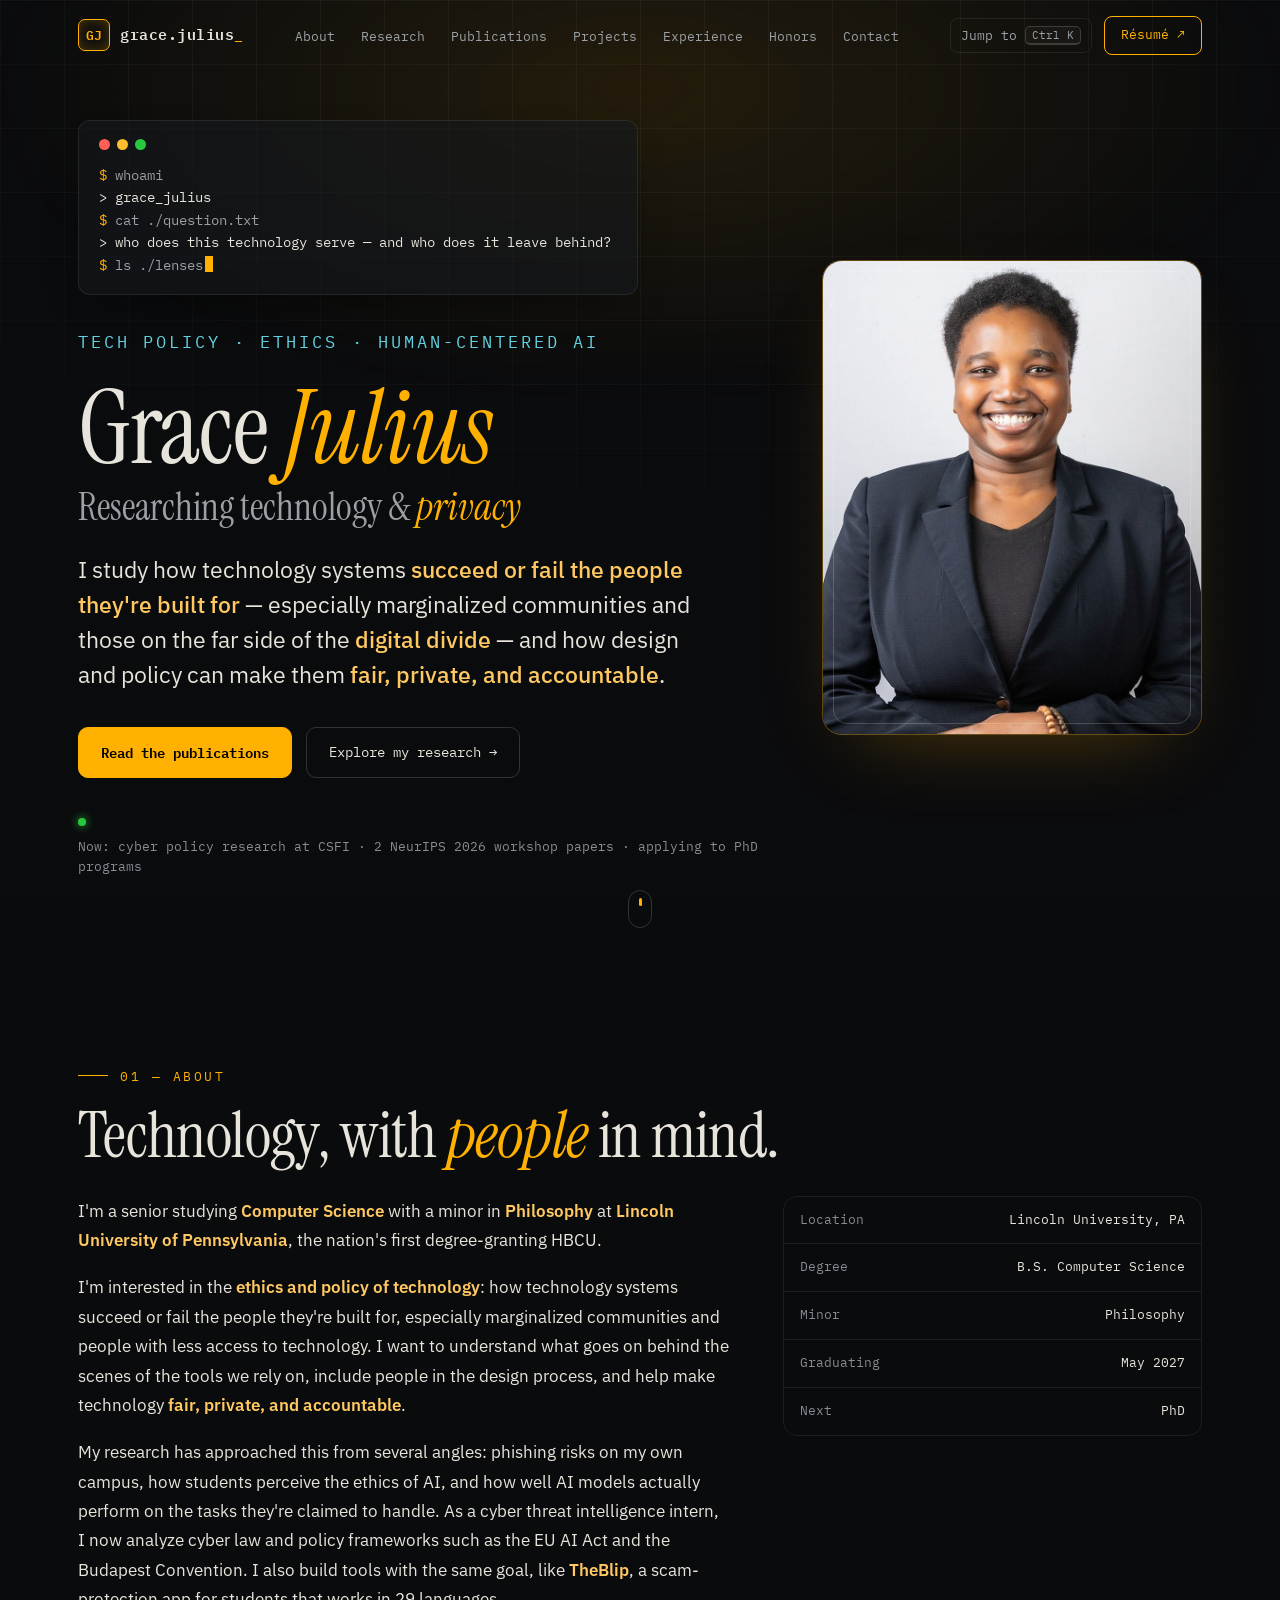
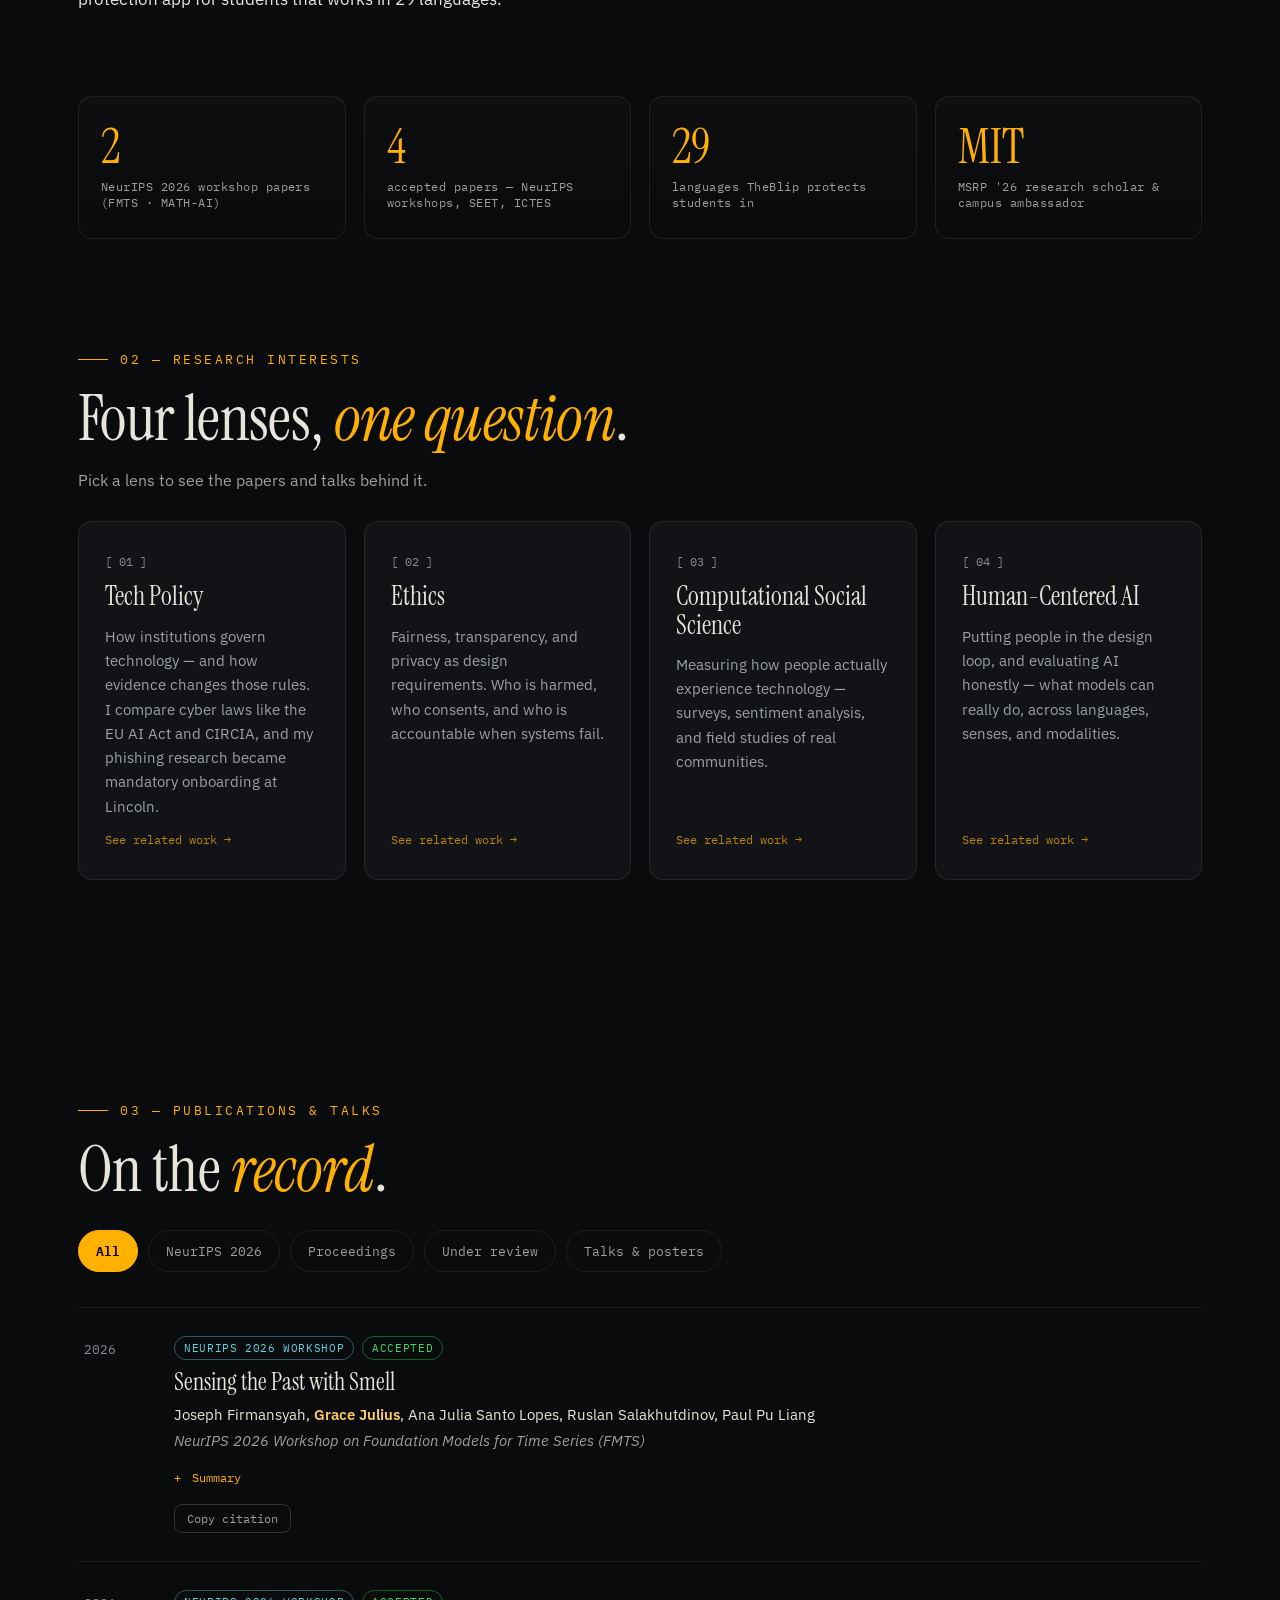
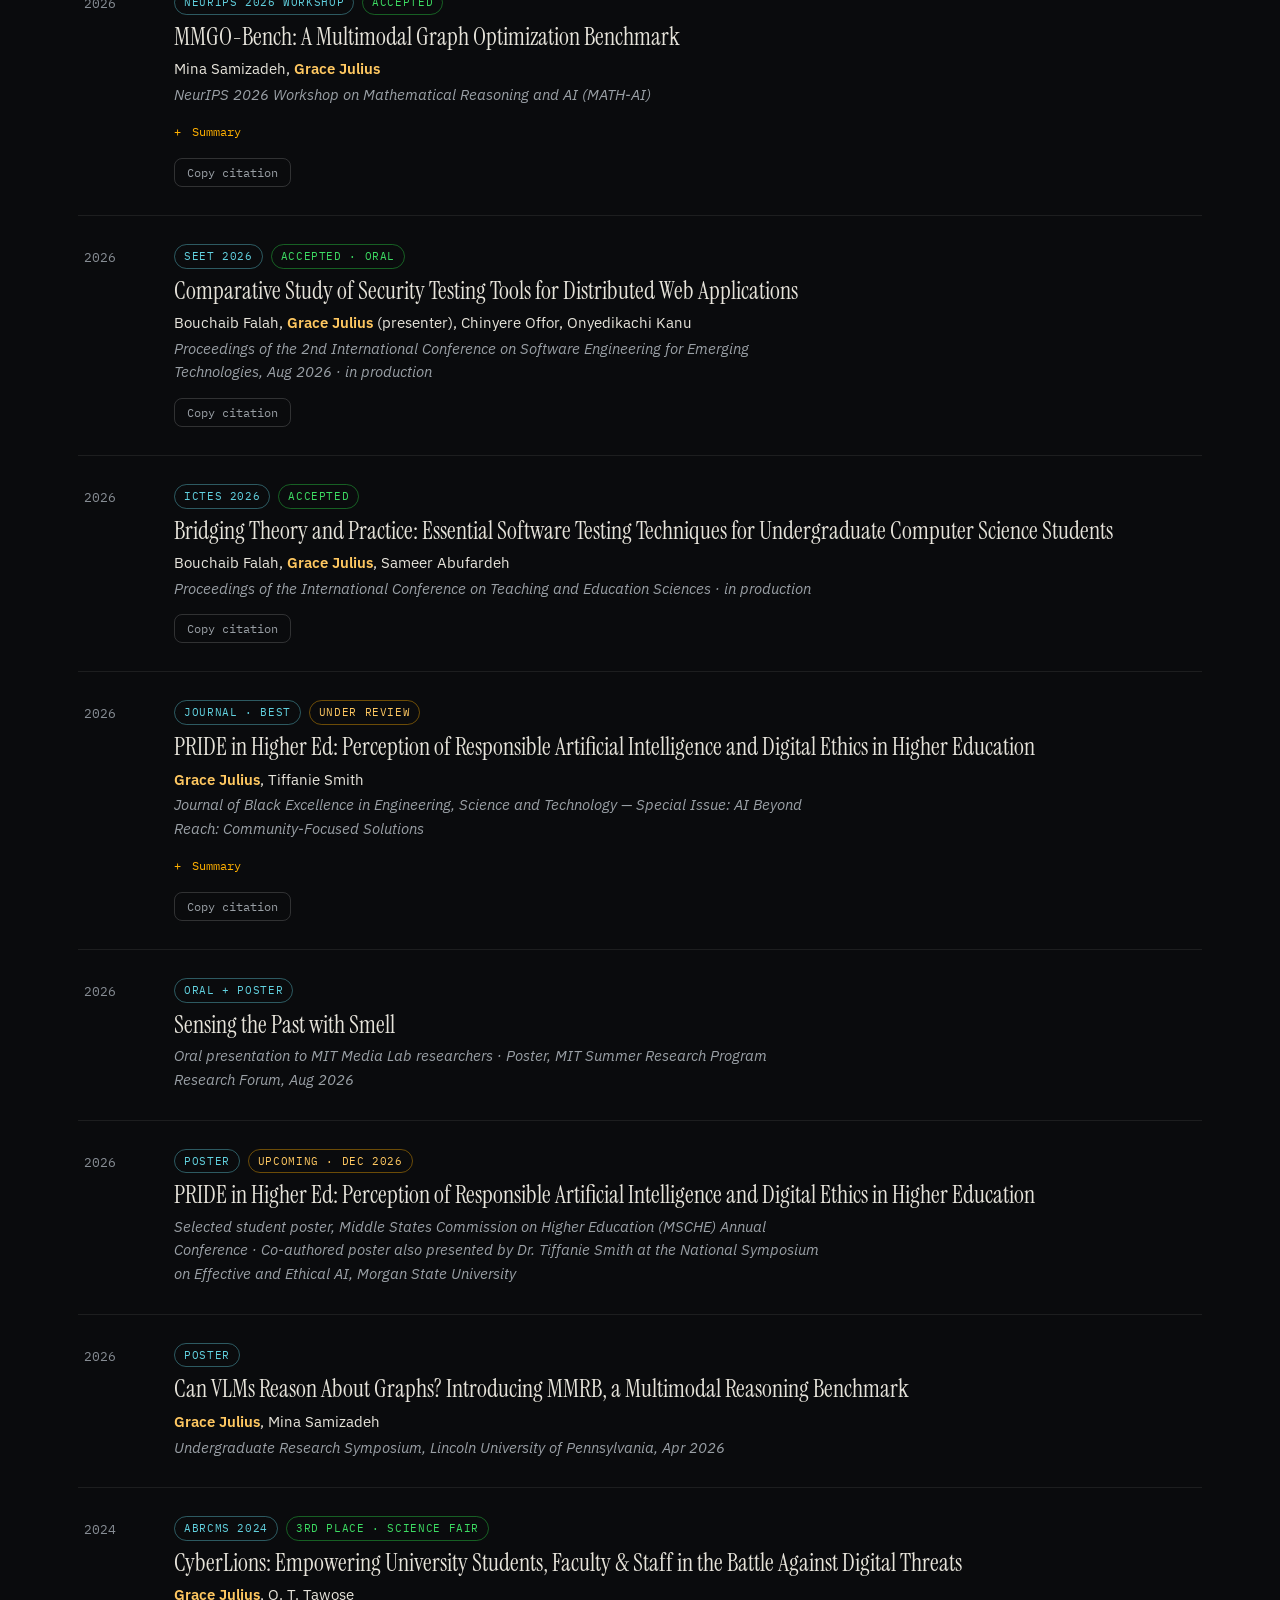
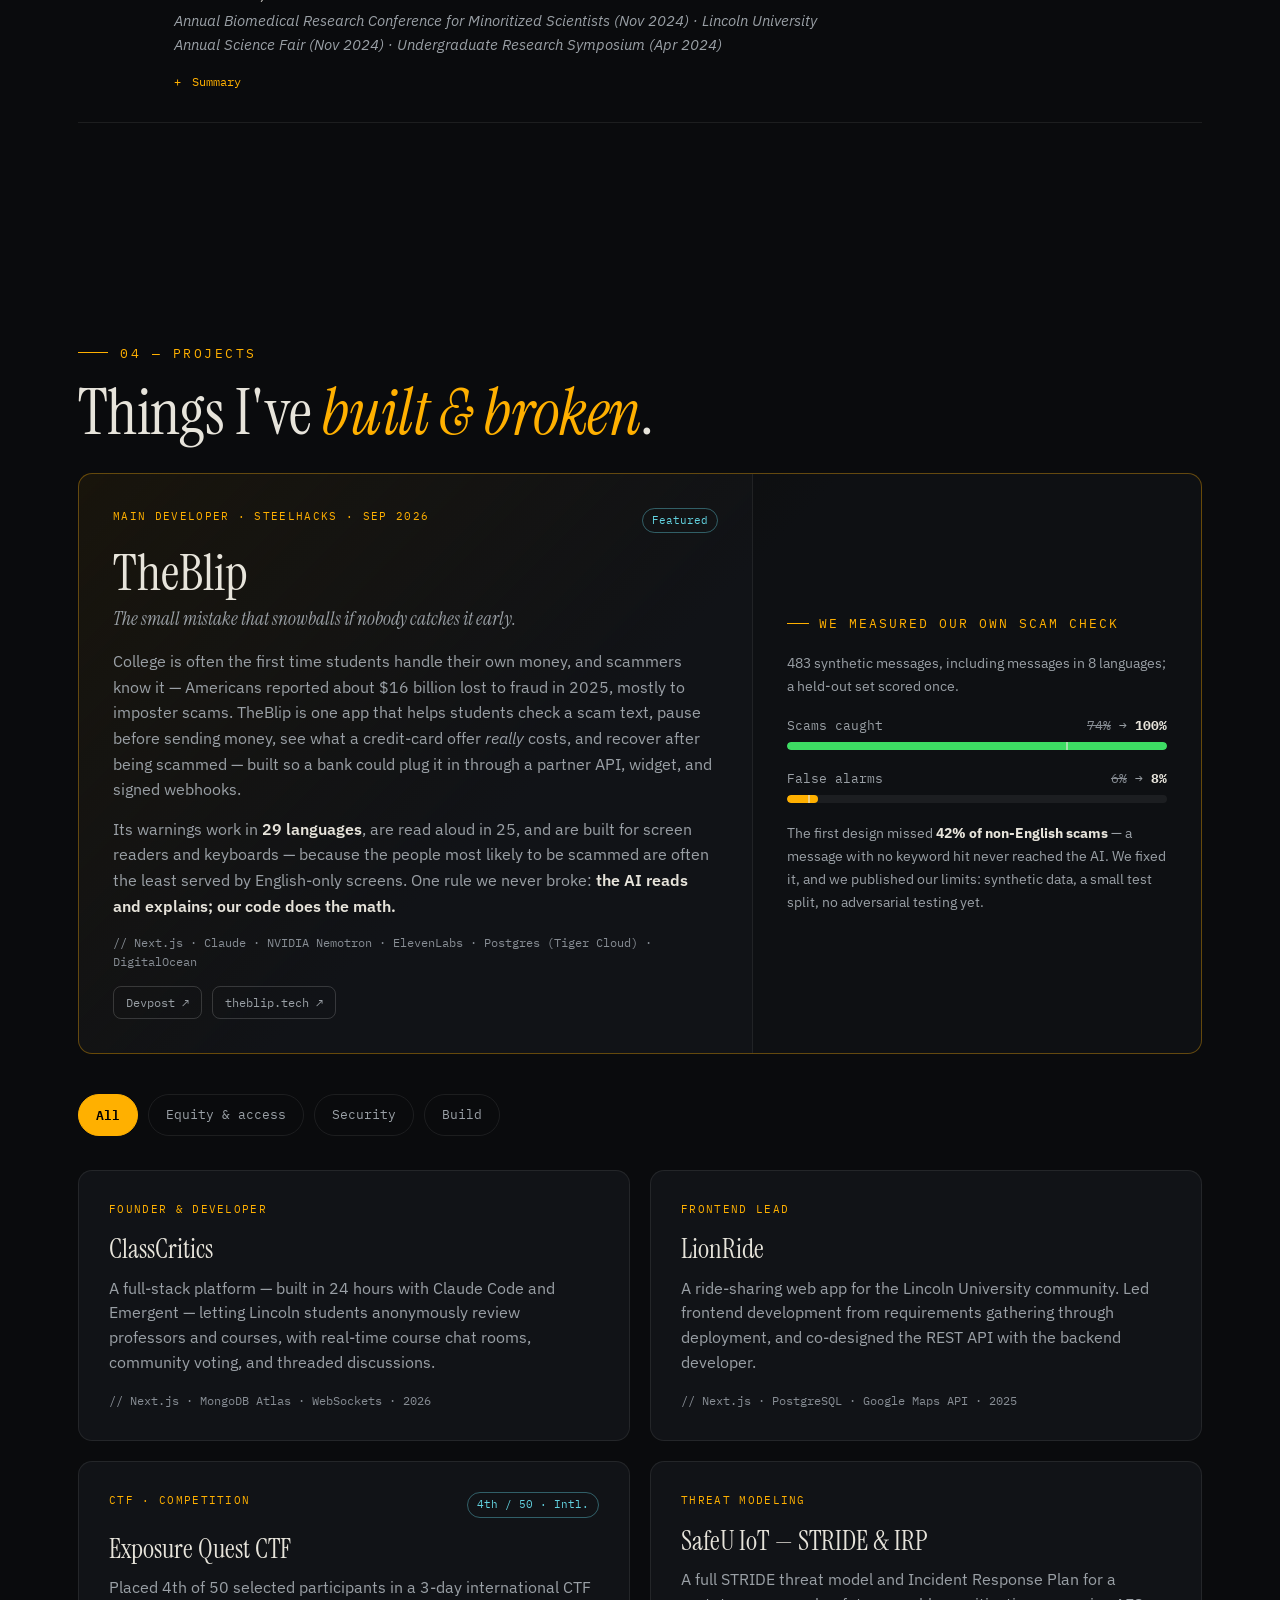
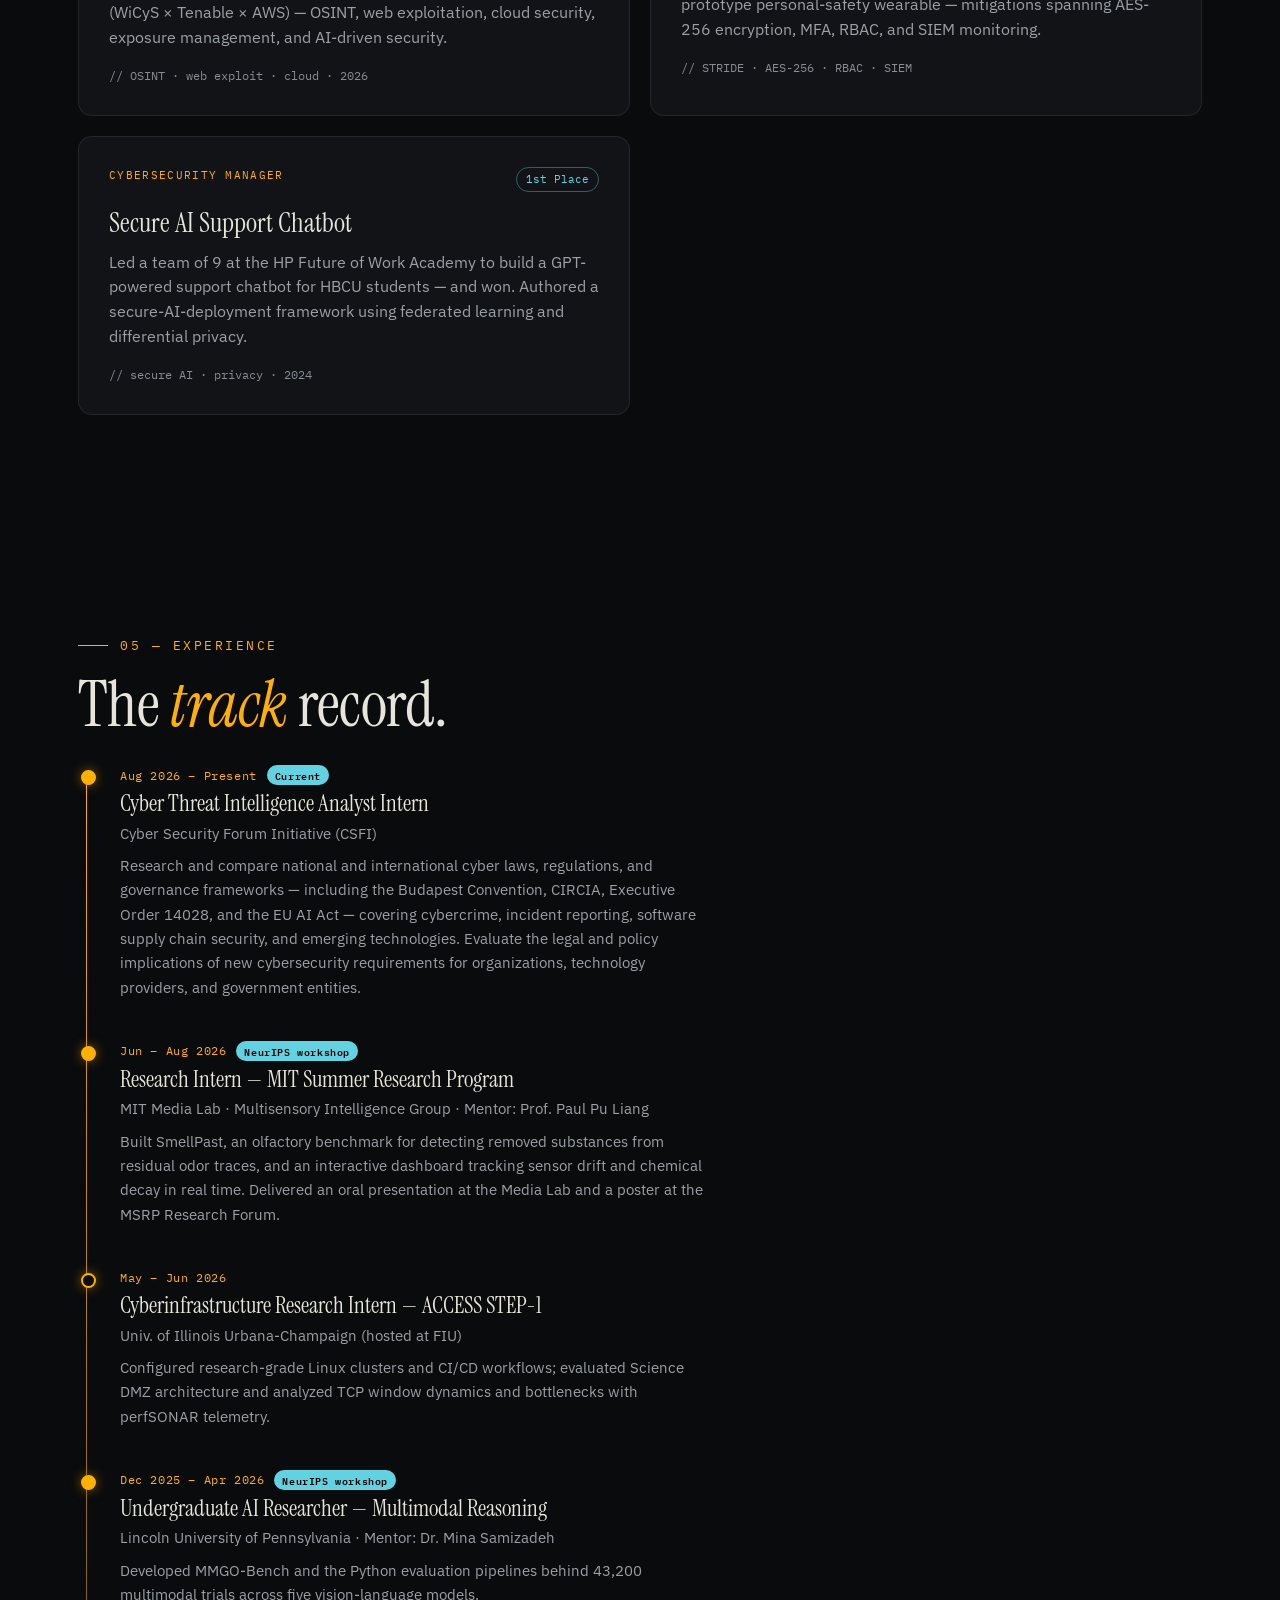
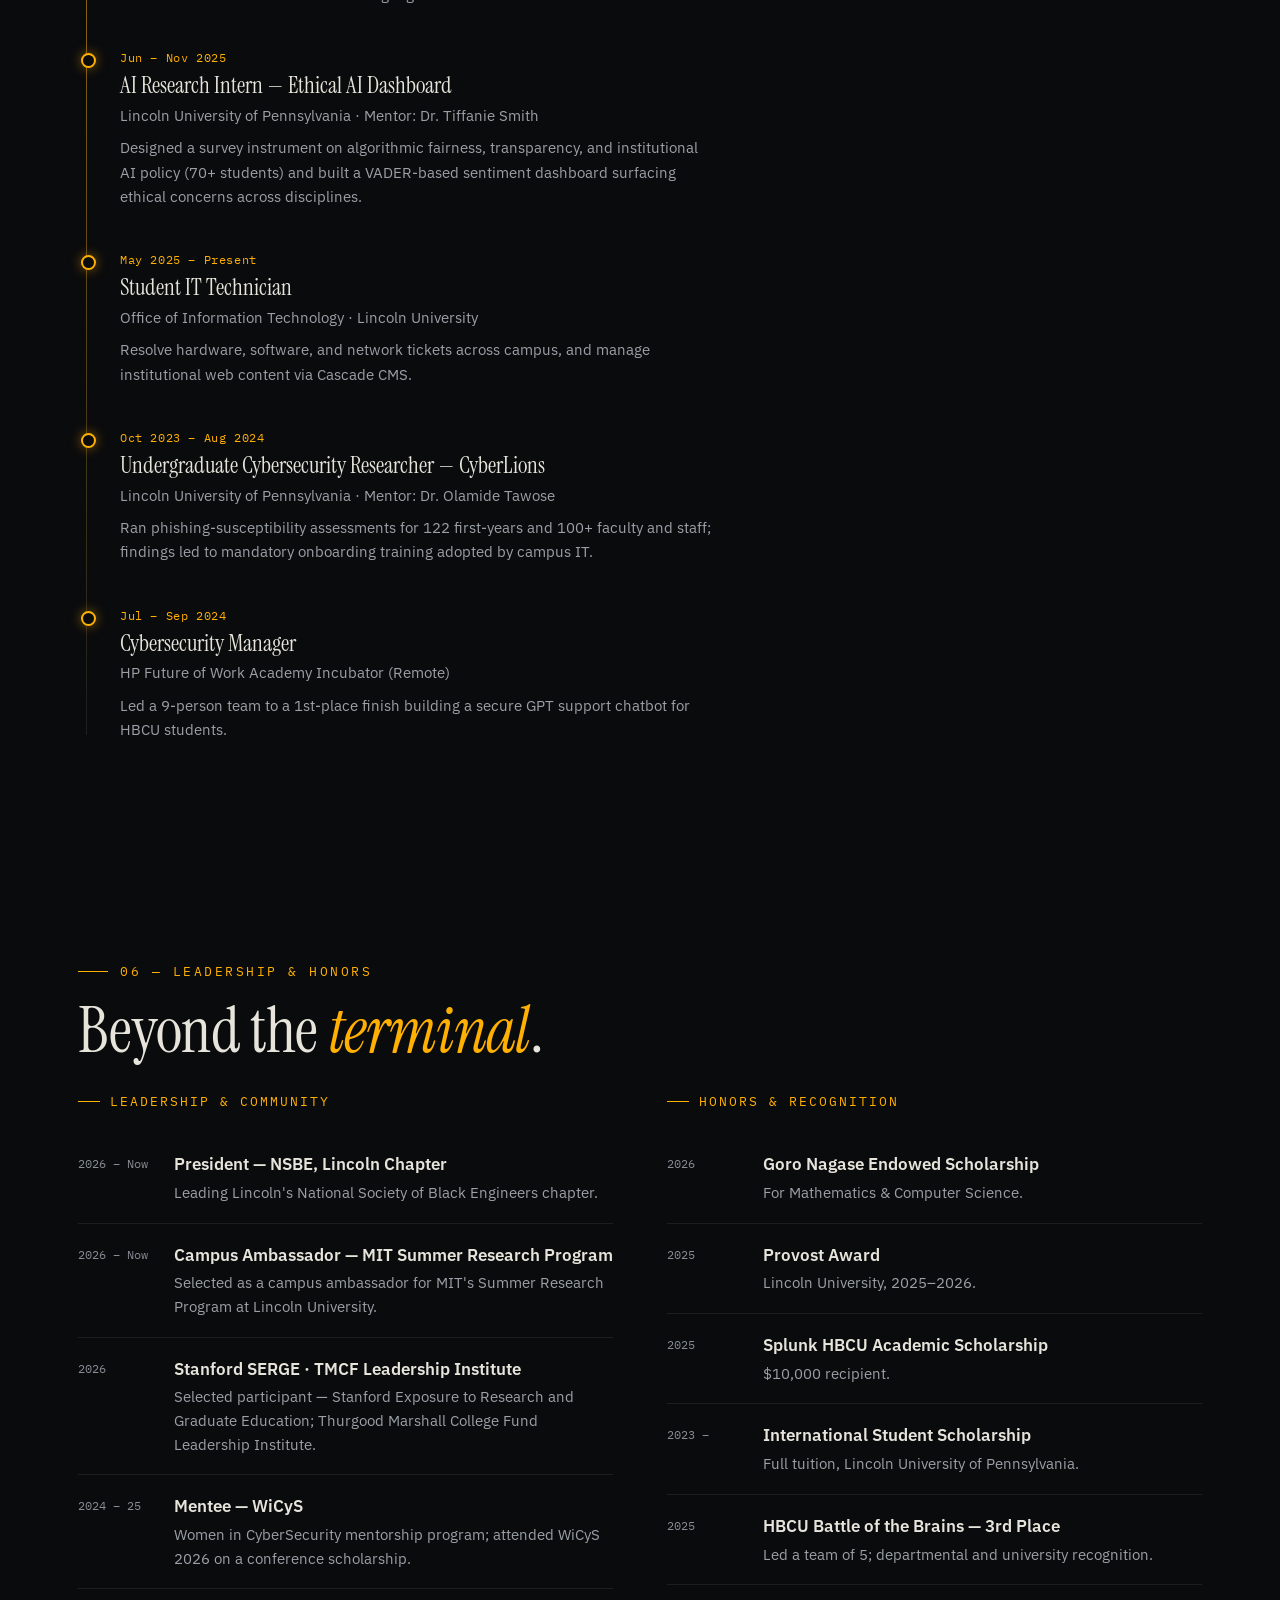
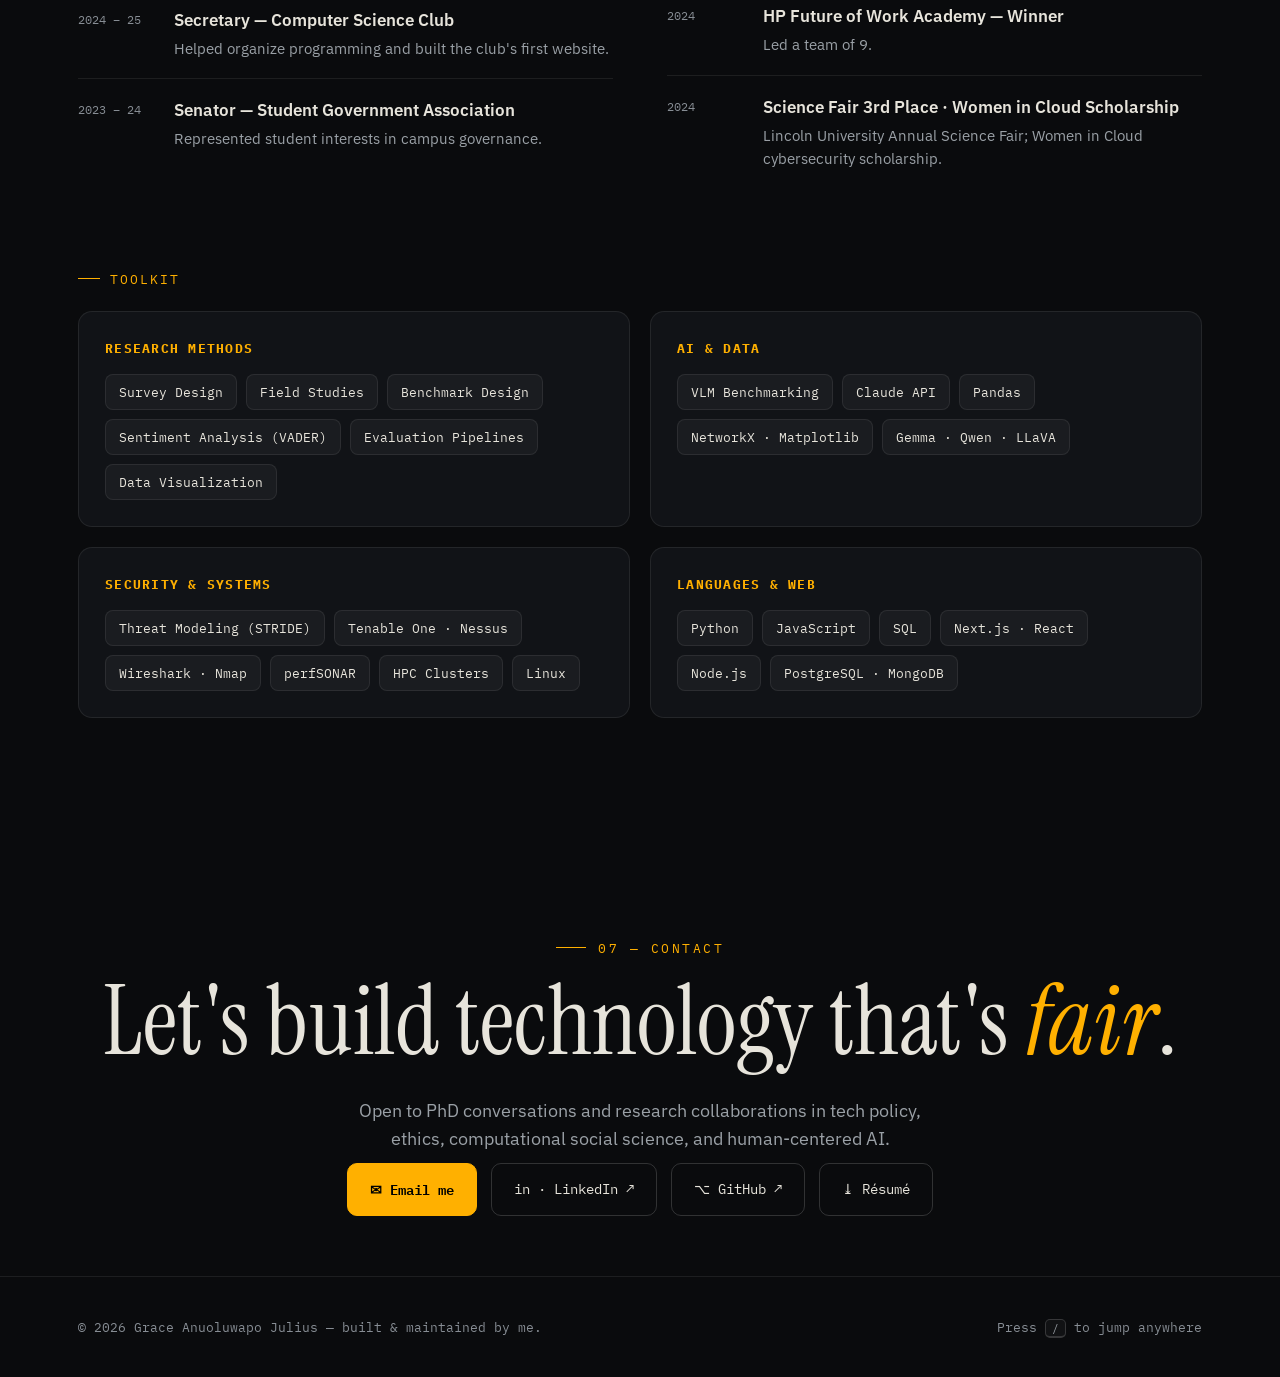
<file: index.html>
<!DOCTYPE html>
<html lang="en">
<head>
<meta charset="UTF-8">
<meta name="viewport" content="width=device-width, initial-scale=1.0">
<script>document.documentElement.classList.add('js')</script>
<title>Grace Julius — Tech Policy, Ethics &amp; Human-Centered AI</title>
<meta name="description" content="Grace Julius — researcher at Lincoln University of Pennsylvania studying how technology systems succeed or fail the people they're built for, across tech policy, ethics, computational social science, and human-centered AI. NeurIPS 2026 workshop author; MIT MSRP 2026.">

<link rel="icon" href="data:image/svg+xml,%3Csvg xmlns=%27http://www.w3.org/2000/svg%27 viewBox=%270 0 64 64%27%3E%3Crect width=%2764%27 height=%2764%27 rx=%2714%27 fill=%27%230a0b0d%27/%3E%3Ctext x=%2732%27 y=%2742%27 font-family=%27monospace%27 font-size=%2726%27 font-weight=%27700%27 fill=%27%23ffb000%27 text-anchor=%27middle%27%3EGJ%3C/text%3E%3C/svg%3E">

<!-- ===== Fonts ===== -->
<link rel="preconnect" href="https://fonts.googleapis.com">
<link rel="preconnect" href="https://fonts.gstatic.com" crossorigin>
<link href="https://fonts.googleapis.com/css2?family=Instrument+Serif:ital@0;1&family=IBM+Plex+Mono:wght@400;500;600&family=IBM+Plex+Sans:wght@400;500;600;700&display=swap" rel="stylesheet">

<!-- ===== Styles ===== -->
<link rel="stylesheet" href="css/styles.css?v=2026-10-04d">
</head>
<body>
<a class="skip" href="#main">Skip to content</a>
<div class="progress" id="progress"></div>
<div class="bg-grid" aria-hidden="true"></div>
<div class="bg-glow" aria-hidden="true"></div>
<div class="cursor-glow" id="cursorGlow" aria-hidden="true"></div>
<div class="scanlines" aria-hidden="true"></div>

<!-- ============================ NAV ============================ -->
<header class="nav" id="nav">
  <div class="nav-inner">
    <a class="logo" href="#top" aria-label="Grace Julius — home">
      <span class="mark">GJ</span>
      <span>grace.julius<span class="blink">_</span></span>
    </a>
    <nav aria-label="Primary">
      <ul id="menu">
        <li><a href="#about">About</a></li>
        <li><a href="#interests">Research</a></li>
        <li><a href="#publications">Publications</a></li>
        <li><a href="#work">Projects</a></li>
        <li><a href="#experience">Experience</a></li>
        <li><a href="#community">Honors</a></li>
        <li><a href="#contact">Contact</a></li>
      </ul>
    </nav>
    <div class="nav-right">
      <button class="kbd-btn" id="paletteBtn" type="button" aria-label="Open quick navigation" aria-haspopup="dialog">
        <span class="kbd-label">Jump to</span><kbd id="kbdHint">⌘K</kbd>
      </button>
      <!-- Résumé: keep your PDF at assets/resume.pdf -->
      <a class="nav-cta" href="assets/resume.pdf">Résumé ↗</a>
      <button class="burger" id="burger" aria-label="Toggle menu" aria-expanded="false">
        <span></span><span></span><span></span>
      </button>
    </div>
  </div>
</header>

<!-- Section rail (desktop): a live table of contents -->
<nav class="rail" id="rail" aria-label="Section index">
  <a href="#hero" data-label="Intro" aria-label="Intro"></a>
  <a href="#about" data-label="About" aria-label="About"></a>
  <a href="#interests" data-label="Research interests" aria-label="Research interests"></a>
  <a href="#publications" data-label="Publications &amp; talks" aria-label="Publications &amp; talks"></a>
  <a href="#work" data-label="Projects" aria-label="Projects"></a>
  <a href="#experience" data-label="Experience" aria-label="Experience"></a>
  <a href="#community" data-label="Leadership &amp; honors" aria-label="Leadership &amp; honors"></a>
  <a href="#contact" data-label="Contact" aria-label="Contact"></a>
</nav>

<main id="main">
<span id="top"></span>

<!-- ============================ HERO ============================ -->
<section class="hero" id="hero">
  <div class="wrap hero-grid">
    <figure class="headshot" data-reveal>
      <img src="assets/grace-headshot.jpg" alt="Headshot of Grace Julius" width="800" height="1000"
           onerror="this.style.display='none';this.parentNode.classList.add('no-img')">
      <span class="headshot-fallback" aria-hidden="true">GJ</span>
    </figure>
    <div class="hero-text">
    <div class="term" id="term" aria-hidden="true">
      <div class="bar"><i></i><i></i><i></i></div>
      <div class="ln" id="termText"></div>
    </div>
    <p class="role" data-reveal>Tech Policy · Ethics · Human-Centered AI</p>
    <h1 data-reveal>Grace <span class="em">Julius</span></h1>
    <p class="rotate-line" data-reveal>
      Researching technology &amp;
      <span class="rotator" id="rotator" aria-hidden="true"><span>justice</span></span>
      <span class="sr-only">justice, privacy, access, and accountability</span>
    </p>
    <p class="lede" data-reveal>
      I study how technology systems <b>succeed or fail the people they're built for</b> —
      especially marginalized communities and those on the far side of the
      <b>digital divide</b> — and how design and policy can make them
      <b>fair, private, and accountable</b>.
    </p>
    <div class="hero-cta" data-reveal>
      <a class="btn primary" href="#publications">Read the publications</a>
      <a class="btn ghost" href="#interests">Explore my research →</a>
    </div>
    <div class="currently" data-reveal>
      <span class="dot"></span>
      Now: cyber policy research at CSFI · 2 NeurIPS 2026 workshop papers · applying to PhD programs
    </div>
    </div>
  </div>
  <a class="scroll-cue" href="#about" aria-label="Scroll to About"><span></span></a>
</section>

<!-- ============================ ABOUT ============================ -->
<section id="about">
  <div class="wrap">
    <p class="sec-tag" data-reveal>01 — About</p>
    <h2 class="sec-title" data-reveal>Technology, with <span class="em">people</span> in mind.</h2>
    <div class="about-grid">
      <div class="about-body">
        <p data-reveal>I'm a senior studying <b>Computer Science</b> with a minor in <b>Philosophy</b> at <b>Lincoln University of Pennsylvania</b>, the nation's first degree-granting HBCU.</p>
        <p data-reveal>I'm interested in the <b>ethics and policy of technology</b>: how technology systems succeed or fail the people they're built for, especially marginalized communities and people with less access to technology. I want to understand what goes on behind the scenes of the tools we rely on, include people in the design process, and help make technology <b>fair, private, and accountable</b>.</p>
        <p data-reveal>My research has approached this from several angles: phishing risks on my own campus, how students perceive the ethics of AI, and how well AI models actually perform on the tasks they're claimed to handle. As a cyber threat intelligence intern, I now analyze cyber law and policy frameworks such as the EU AI Act and the Budapest Convention. I also build tools with the same goal, like <b>TheBlip</b>, a scam-protection app for students that works in 29 languages.</p>
      </div>
      <aside class="about-side" data-reveal>
        <div class="facts">
          <div><span>Location</span><span>Lincoln University, PA</span></div>
          <div><span>Degree</span><span>B.S. Computer Science</span></div>
          <div><span>Minor</span><span>Philosophy</span></div>
          <div><span>Graduating</span><span>May 2027</span></div>
          <div><span>Next</span><span>PhD</span></div>
        </div>
      </aside>
    </div>

    <div class="stats">
      <div class="stat" data-reveal><div class="n" data-count="2">2</div><div class="l">NeurIPS 2026 workshop papers (FMTS · MATH-AI)</div></div>
      <div class="stat" data-reveal><div class="n" data-count="4">4</div><div class="l">accepted papers — NeurIPS workshops, SEET, ICTES</div></div>
      <div class="stat" data-reveal><div class="n" data-count="29">29</div><div class="l">languages TheBlip protects students in</div></div>
      <div class="stat" data-reveal><div class="n">MIT</div><div class="l">MSRP '26 research scholar &amp; campus ambassador</div></div>
    </div>
  </div>
</section>

<!-- ============================ RESEARCH INTERESTS ============================ -->
<section id="interests" style="padding-top:0">
  <div class="wrap">
    <p class="sec-tag" data-reveal>02 — Research interests</p>
    <h2 class="sec-title" data-reveal>Four lenses, <span class="em">one question</span>.</h2>
    <p class="sec-intro" data-reveal>Pick a lens to see the papers and talks behind it.</p>
    <div class="pillars four">
      <button class="pillar" type="button" data-theme="policy" data-reveal>
        <span class="ix">[ 01 ]</span>
        <span class="ph">Tech Policy</span>
        <span class="pp">How institutions govern technology — and how evidence changes those rules. I compare cyber laws like the EU AI Act and CIRCIA, and my phishing research became mandatory onboarding at Lincoln.</span>
        <span class="go">See related work →</span>
      </button>
      <button class="pillar" type="button" data-theme="ethics" data-reveal>
        <span class="ix">[ 02 ]</span>
        <span class="ph">Ethics</span>
        <span class="pp">Fairness, transparency, and privacy as design requirements. Who is harmed, who consents, and who is accountable when systems fail.</span>
        <span class="go">See related work →</span>
      </button>
      <button class="pillar" type="button" data-theme="css" data-reveal>
        <span class="ix">[ 03 ]</span>
        <span class="ph">Computational Social Science</span>
        <span class="pp">Measuring how people actually experience technology — surveys, sentiment analysis, and field studies of real communities.</span>
        <span class="go">See related work →</span>
      </button>
      <button class="pillar" type="button" data-theme="hcai" data-reveal>
        <span class="ix">[ 04 ]</span>
        <span class="ph">Human-Centered AI</span>
        <span class="pp">Putting people in the design loop, and evaluating AI honestly — what models can really do, across languages, senses, and modalities.</span>
        <span class="go">See related work →</span>
      </button>
    </div>
  </div>
</section>

<!-- ============================ PUBLICATIONS ============================ -->
<section id="publications">
  <div class="wrap">
    <p class="sec-tag" data-reveal>03 — Publications &amp; Talks</p>
    <h2 class="sec-title" data-reveal>On the <span class="em">record</span>.</h2>

    <div class="pub-controls" data-reveal>
      <div class="filters" id="pubFilters" role="group" aria-label="Filter by type">
        <button class="on" data-type="all">All</button>
        <button data-type="workshop">NeurIPS 2026</button>
        <button data-type="proceedings">Proceedings</button>
        <button data-type="review">Under review</button>
        <button data-type="talk">Talks &amp; posters</button>
      </div>
      <div class="theme-pill" id="themePill" hidden>
        Lens: <b id="themePillName"></b>
        <button type="button" id="themeClear" aria-label="Clear research lens filter">✕</button>
      </div>
    </div>
    <p class="pub-count" id="pubCount" aria-live="polite"></p>

    <ol class="pub-list" id="pubList">

      <li class="pub" data-type="workshop" data-themes="hcai css" data-reveal>
        <div class="pub-yr">2026</div>
        <div class="pub-body">
          <div class="pub-badges"><span class="badge-venue">NeurIPS 2026 Workshop</span><span class="badge-status ok">Accepted</span></div>
          <h3>Sensing the Past with Smell</h3>
          <p class="authors">Joseph Firmansyah, <b>Grace Julius</b>, Ana Julia Santo Lopes, Ruslan Salakhutdinov, Paul Pu Liang</p>
          <p class="venue">NeurIPS 2026 Workshop on Foundation Models for Time Series (FMTS)</p>
          <details>
            <summary>Summary</summary>
            <p>Can a machine tell what <i>used to be</i> in a room? We introduce SmellPast, an olfactory benchmark tracking lingering odor decay across 50+ hours of controlled trials — up to 2 hours after source removal — for rosemary, paprika, black pepper, and nutmeg against negative-control baselines, plus ML models that classify removed substances from residual traces. Built at the MIT Media Lab's Multisensory Intelligence group.</p>
          </details>
          <div class="pub-actions">
            <button class="mini-btn" data-cite="J. Firmansyah, G. Julius, A. J. Santo Lopes, R. Salakhutdinov, and P. P. Liang. Sensing the Past with Smell. NeurIPS 2026 Workshop on Foundation Models for Time Series (FMTS), 2026.">Copy citation</button>
          </div>
        </div>
      </li>

      <li class="pub" data-type="workshop" data-themes="hcai ethics" data-reveal>
        <div class="pub-yr">2026</div>
        <div class="pub-body">
          <div class="pub-badges"><span class="badge-venue">NeurIPS 2026 Workshop</span><span class="badge-status ok">Accepted</span></div>
          <h3>MMGO-Bench: A Multimodal Graph Optimization Benchmark</h3>
          <p class="authors">Mina Samizadeh, <b>Grace Julius</b></p>
          <p class="venue">NeurIPS 2026 Workshop on Mathematical Reasoning and AI (MATH-AI)</p>
          <details>
            <summary>Summary</summary>
            <p>Can vision-language models solve weighted shortest-path problems straight from a picture of a graph? MMGO-Bench isolates layout style, node-label format, textual edge support, and prompting strategy across 90 graph instances in three difficulty tiers — 43,200 multimodal and 1,080 text-only trials over five models (Gemma 3, Qwen2.5-VL, LLaVA, MiniCPM-V, Claude Haiku). Honest benchmarks are how we hold capability claims accountable.</p>
          </details>
          <div class="pub-actions">
            <button class="mini-btn" data-cite="M. Samizadeh and G. Julius. MMGO-Bench: A Multimodal Graph Optimization Benchmark. NeurIPS 2026 Workshop on Mathematical Reasoning and AI (MATH-AI), 2026.">Copy citation</button>
          </div>
        </div>
      </li>

      <li class="pub" data-type="proceedings" data-themes="ethics policy" data-reveal>
        <div class="pub-yr">2026</div>
        <div class="pub-body">
          <div class="pub-badges"><span class="badge-venue">SEET 2026</span><span class="badge-status ok">Accepted · oral</span></div>
          <h3>Comparative Study of Security Testing Tools for Distributed Web Applications</h3>
          <p class="authors">Bouchaib Falah, <b>Grace Julius</b> (presenter), Chinyere Offor, Onyedikachi Kanu</p>
          <p class="venue">Proceedings of the 2nd International Conference on Software Engineering for Emerging Technologies, Aug 2026 · in production</p>
          <div class="pub-actions">
            <button class="mini-btn" data-cite="B. Falah, G. Julius, C. Offor, and O. Kanu. Comparative Study of Security Testing Tools for Distributed Web Applications. In Proceedings of the 2nd International Conference on Software Engineering for Emerging Technologies (SEET), 2026.">Copy citation</button>
          </div>
        </div>
      </li>

      <li class="pub" data-type="proceedings" data-themes="policy" data-reveal>
        <div class="pub-yr">2026</div>
        <div class="pub-body">
          <div class="pub-badges"><span class="badge-venue">ICTES 2026</span><span class="badge-status ok">Accepted</span></div>
          <h3>Bridging Theory and Practice: Essential Software Testing Techniques for Undergraduate Computer Science Students</h3>
          <p class="authors">Bouchaib Falah, <b>Grace Julius</b>, Sameer Abufardeh</p>
          <p class="venue">Proceedings of the International Conference on Teaching and Education Sciences · in production</p>
          <div class="pub-actions">
            <button class="mini-btn" data-cite="B. Falah, G. Julius, and S. Abufardeh. Bridging Theory and Practice: Essential Software Testing Techniques for Undergraduate Computer Science Students. In Proceedings of the International Conference on Teaching and Education Sciences (ICTES), 2026.">Copy citation</button>
          </div>
        </div>
      </li>

      <li class="pub" data-type="review" data-themes="ethics css hcai policy" data-reveal>
        <div class="pub-yr">2026</div>
        <div class="pub-body">
          <div class="pub-badges"><span class="badge-venue">Journal · BEST</span><span class="badge-status wait">Under review</span></div>
          <h3>PRIDE in Higher Ed: Perception of Responsible Artificial Intelligence and Digital Ethics in Higher Education</h3>
          <p class="authors"><b>Grace Julius</b>, Tiffanie Smith</p>
          <p class="venue">Journal of Black Excellence in Engineering, Science and Technology — Special Issue: AI Beyond Reach: Community-Focused Solutions</p>
          <details>
            <summary>Summary</summary>
            <p>A survey of 70+ undergraduates on algorithmic fairness, transparency, and institutional AI policy, paired with a dashboard that uses VADER sentiment analysis to surface the ethical concerns students raise across disciplines.</p>
          </details>
          <div class="pub-actions">
            <button class="mini-btn" data-cite="G. Julius and T. Smith. PRIDE in Higher Ed: Perception of Responsible Artificial Intelligence and Digital Ethics in Higher Education. Under review, Journal of Black Excellence in Engineering, Science and Technology (BEST), Special Issue on AI Beyond Reach: Community-Focused Solutions.">Copy citation</button>
          </div>
        </div>
      </li>

      <li class="pub" data-type="talk" data-themes="hcai css" data-reveal>
        <div class="pub-yr">2026</div>
        <div class="pub-body">
          <div class="pub-badges"><span class="badge-venue">Oral + poster</span></div>
          <h3>Sensing the Past with Smell</h3>
          <p class="venue">Oral presentation to MIT Media Lab researchers · Poster, MIT Summer Research Program Research Forum, Aug 2026</p>
        </div>
      </li>

      <li class="pub" data-type="talk" data-themes="ethics css hcai" data-reveal>
        <div class="pub-yr">2026</div>
        <div class="pub-body">
          <div class="pub-badges"><span class="badge-venue">Poster</span><span class="badge-status wait">Upcoming · Dec 2026</span></div>
          <h3>PRIDE in Higher Ed: Perception of Responsible Artificial Intelligence and Digital Ethics in Higher Education</h3>
          <p class="venue">Selected student poster, Middle States Commission on Higher Education (MSCHE) Annual Conference · Co-authored poster also presented by Dr. Tiffanie Smith at the National Symposium on Effective and Ethical AI, Morgan State University</p>
        </div>
      </li>

      <li class="pub" data-type="talk" data-themes="hcai" data-reveal>
        <div class="pub-yr">2026</div>
        <div class="pub-body">
          <div class="pub-badges"><span class="badge-venue">Poster</span></div>
          <h3>Can VLMs Reason About Graphs? Introducing MMRB, a Multimodal Reasoning Benchmark</h3>
          <p class="authors"><b>Grace Julius</b>, Mina Samizadeh</p>
          <p class="venue">Undergraduate Research Symposium, Lincoln University of Pennsylvania, Apr 2026</p>
        </div>
      </li>

      <li class="pub" data-type="talk" data-themes="policy css ethics" data-reveal>
        <div class="pub-yr">2024</div>
        <div class="pub-body">
          <div class="pub-badges"><span class="badge-venue">ABRCMS 2024</span><span class="badge-status ok">3rd place · Science Fair</span></div>
          <h3>CyberLions: Empowering University Students, Faculty &amp; Staff in the Battle Against Digital Threats</h3>
          <p class="authors"><b>Grace Julius</b>, O. T. Tawose</p>
          <p class="venue">Annual Biomedical Research Conference for Minoritized Scientists (Nov 2024) · Lincoln University Annual Science Fair (Nov 2024) · Undergraduate Research Symposium (Apr 2024)</p>
          <details>
            <summary>Summary</summary>
            <p>Phase 1 measured phishing exposure for 122 first-year students (about 4 phishing emails a month) and led campus IT to adopt mandatory onboarding training, which reduced vulnerability by 60% the following year. Phase 2 extended the assessment to 100+ faculty and staff and found a 45% susceptibility rate to targeted spear-phishing.</p>
          </details>
        </div>
      </li>

    </ol>
  </div>
</section>

<!-- ============================ WORK ============================ -->
<section id="work">
  <div class="wrap">
    <p class="sec-tag" data-reveal>04 — Projects</p>
    <h2 class="sec-title" data-reveal>Things I've <span class="em">built &amp; broken</span>.</h2>

    <!-- Featured: TheBlip -->
    <article class="feature" data-reveal>
      <div class="feature-main">
        <div class="top"><span class="kind">Main Developer · SteelHacks · Sep 2026</span><span class="award">Featured</span></div>
        <h3>TheBlip</h3>
        <p class="feature-tag">The small mistake that snowballs if nobody catches it early.</p>
        <p>College is often the first time students handle their own money, and scammers know it — Americans reported about $16 billion lost to fraud in 2025, mostly to imposter scams. TheBlip is one app that helps students check a scam text, pause before sending money, see what a credit-card offer <i>really</i> costs, and recover after being scammed — built so a bank could plug it in through a partner API, widget, and signed webhooks.</p>
        <p>Its warnings work in <b>29 languages</b>, are read aloud in 25, and are built for screen readers and keyboards — because the people most likely to be scammed are often the least served by English-only screens. One rule we never broke: <b>the AI reads and explains; our code does the math.</b></p>
        <div class="meta">// Next.js · Claude · NVIDIA Nemotron · ElevenLabs · Postgres (Tiger Cloud) · DigitalOcean</div>
        <div class="feature-links">
          <a class="mini-btn" href="https://devpost.com/software/theblip" target="_blank" rel="noopener">Devpost ↗</a>
          <a class="mini-btn" href="https://theblip.tech" target="_blank" rel="noopener">theblip.tech ↗</a>
        </div>
      </div>
      <aside class="feature-side">
        <p class="mini">We measured our own scam check</p>
        <p class="feature-note">483 synthetic messages, including messages in 8 languages; a held-out set scored once.</p>
        <div class="meter">
          <div class="meter-row"><span>Scams caught</span><span class="meter-vals"><s>74%</s> → <b>100%</b></span></div>
          <div class="bar-track"><div class="bar-fill" data-w="100"></div><div class="bar-ghost" style="width:74%"></div></div>
        </div>
        <div class="meter">
          <div class="meter-row"><span>False alarms</span><span class="meter-vals"><s>6%</s> → <b>8%</b></span></div>
          <div class="bar-track"><div class="bar-fill warn" data-w="8"></div><div class="bar-ghost" style="width:6%"></div></div>
        </div>
        <p class="feature-note">The first design missed <b>42% of non-English scams</b> — a message with no keyword hit never reached the AI. We fixed it, and we published our limits: synthetic data, a small test split, no adversarial testing yet.</p>
      </aside>
    </article>

    <div class="filters" data-reveal id="filters" role="group" aria-label="Filter projects">
      <button class="on" data-filter="all">All</button>
      <button data-filter="equity">Equity &amp; access</button>
      <button data-filter="security">Security</button>
      <button data-filter="build">Build</button>
    </div>
    <div class="work-grid" id="workGrid">

      <article class="card" data-cat="build equity" data-reveal>
        <div class="top"><span class="kind">Founder &amp; Developer</span></div>
        <h3>ClassCritics</h3>
        <p>A full-stack platform — built in 24 hours with Claude Code and Emergent — letting Lincoln students anonymously review professors and courses, with real-time course chat rooms, community voting, and threaded discussions.</p>
        <div class="meta">// Next.js · MongoDB Atlas · WebSockets · 2026</div>
      </article>

      <article class="card" data-cat="build equity" data-reveal>
        <div class="top"><span class="kind">Frontend Lead</span></div>
        <h3>LionRide</h3>
        <p>A ride-sharing web app for the Lincoln University community. Led frontend development from requirements gathering through deployment, and co-designed the REST API with the backend developer.</p>
        <div class="meta">// Next.js · PostgreSQL · Google Maps API · 2025</div>
      </article>

      <article class="card" data-cat="security" data-reveal>
        <div class="top"><span class="kind">CTF · Competition</span><span class="award">4th / 50 · Intl.</span></div>
        <h3>Exposure Quest CTF</h3>
        <p>Placed 4th of 50 selected participants in a 3-day international CTF (WiCyS × Tenable × AWS) — OSINT, web exploitation, cloud security, exposure management, and AI-driven security.</p>
        <div class="meta">// OSINT · web exploit · cloud · 2026</div>
      </article>

      <article class="card" data-cat="security equity" data-reveal>
        <div class="top"><span class="kind">Threat Modeling</span></div>
        <h3>SafeU IoT — STRIDE &amp; IRP</h3>
        <p>A full STRIDE threat model and Incident Response Plan for a prototype personal-safety wearable — mitigations spanning AES-256 encryption, MFA, RBAC, and SIEM monitoring.</p>
        <div class="meta">// STRIDE · AES-256 · RBAC · SIEM</div>
      </article>

      <article class="card" data-cat="security build equity" data-reveal>
        <div class="top"><span class="kind">Cybersecurity Manager</span><span class="award">1st Place</span></div>
        <h3>Secure AI Support Chatbot</h3>
        <p>Led a team of 9 at the HP Future of Work Academy to build a GPT-powered support chatbot for HBCU students — and won. Authored a secure-AI-deployment framework using federated learning and differential privacy.</p>
        <div class="meta">// secure AI · privacy · 2024</div>
      </article>

    </div>
  </div>
</section>

<!-- ============================ EXPERIENCE ============================ -->
<section id="experience">
  <div class="wrap">
    <p class="sec-tag" data-reveal>05 — Experience</p>
    <h2 class="sec-title" data-reveal>The <span class="em">track</span> record.</h2>
    <div class="timeline">

      <div class="tl up" data-reveal>
        <div class="when">Aug 2026 – Present <span class="badge">Current</span></div>
        <h3>Cyber Threat Intelligence Analyst Intern</h3>
        <div class="org">Cyber Security Forum Initiative (CSFI)</div>
        <p>Research and compare national and international cyber laws, regulations, and governance frameworks — including the Budapest Convention, CIRCIA, Executive Order 14028, and the EU AI Act — covering cybercrime, incident reporting, software supply chain security, and emerging technologies. Evaluate the legal and policy implications of new cybersecurity requirements for organizations, technology providers, and government entities.</p>
      </div>

      <div class="tl up" data-reveal>
        <div class="when">Jun – Aug 2026 <span class="badge">NeurIPS workshop</span></div>
        <h3>Research Intern — MIT Summer Research Program</h3>
        <div class="org">MIT Media Lab · Multisensory Intelligence Group · Mentor: Prof. Paul Pu Liang</div>
        <p>Built SmellPast, an olfactory benchmark for detecting removed substances from residual odor traces, and an interactive dashboard tracking sensor drift and chemical decay in real time. Delivered an oral presentation at the Media Lab and a poster at the MSRP Research Forum.</p>
      </div>

      <div class="tl" data-reveal>
        <div class="when">May – Jun 2026</div>
        <h3>Cyberinfrastructure Research Intern — ACCESS STEP-1</h3>
        <div class="org">Univ. of Illinois Urbana-Champaign (hosted at FIU)</div>
        <p>Configured research-grade Linux clusters and CI/CD workflows; evaluated Science DMZ architecture and analyzed TCP window dynamics and bottlenecks with perfSONAR telemetry.</p>
      </div>

      <div class="tl up" data-reveal>
        <div class="when">Dec 2025 – Apr 2026 <span class="badge">NeurIPS workshop</span></div>
        <h3>Undergraduate AI Researcher — Multimodal Reasoning</h3>
        <div class="org">Lincoln University of Pennsylvania · Mentor: Dr. Mina Samizadeh</div>
        <p>Developed MMGO-Bench and the Python evaluation pipelines behind 43,200 multimodal trials across five vision-language models.</p>
      </div>

      <div class="tl" data-reveal>
        <div class="when">Jun – Nov 2025</div>
        <h3>AI Research Intern — Ethical AI Dashboard</h3>
        <div class="org">Lincoln University of Pennsylvania · Mentor: Dr. Tiffanie Smith</div>
        <p>Designed a survey instrument on algorithmic fairness, transparency, and institutional AI policy (70+ students) and built a VADER-based sentiment dashboard surfacing ethical concerns across disciplines.</p>
      </div>

      <div class="tl" data-reveal>
        <div class="when">May 2025 – Present</div>
        <h3>Student IT Technician</h3>
        <div class="org">Office of Information Technology · Lincoln University</div>
        <p>Resolve hardware, software, and network tickets across campus, and manage institutional web content via Cascade CMS.</p>
      </div>

      <div class="tl" data-reveal>
        <div class="when">Oct 2023 – Aug 2024</div>
        <h3>Undergraduate Cybersecurity Researcher — CyberLions</h3>
        <div class="org">Lincoln University of Pennsylvania · Mentor: Dr. Olamide Tawose</div>
        <p>Ran phishing-susceptibility assessments for 122 first-years and 100+ faculty and staff; findings led to mandatory onboarding training adopted by campus IT.</p>
      </div>

      <div class="tl" data-reveal>
        <div class="when">Jul – Sep 2024</div>
        <h3>Cybersecurity Manager</h3>
        <div class="org">HP Future of Work Academy Incubator (Remote)</div>
        <p>Led a 9-person team to a 1st-place finish building a secure GPT support chatbot for HBCU students.</p>
      </div>

    </div>
  </div>
</section>

<!-- ============================ COMMUNITY + HONORS ============================ -->
<section id="community">
  <div class="wrap">
    <p class="sec-tag" data-reveal>06 — Leadership &amp; Honors</p>
    <h2 class="sec-title" data-reveal>Beyond the <span class="em">terminal</span>.</h2>
    <div class="two">
      <div data-reveal>
        <p class="mini">Leadership &amp; Community</p>
        <div class="lead-item">
          <span class="role">2026 – Now</span>
          <div><h4>President — NSBE, Lincoln Chapter</h4><p>Leading Lincoln's National Society of Black Engineers chapter.</p></div>
        </div>
        <div class="lead-item">
          <span class="role">2026 – Now</span>
          <div><h4>Campus Ambassador — MIT Summer Research Program</h4><p>Selected as a campus ambassador for MIT's Summer Research Program at Lincoln University.</p></div>
        </div>
        <div class="lead-item">
          <span class="role">2026</span>
          <div><h4>Stanford SERGE · TMCF Leadership Institute</h4><p>Selected participant — Stanford Exposure to Research and Graduate Education; Thurgood Marshall College Fund Leadership Institute.</p></div>
        </div>
        <div class="lead-item">
          <span class="role">2024 – 25</span>
          <div><h4>Mentee — WiCyS</h4><p>Women in CyberSecurity mentorship program; attended WiCyS 2026 on a conference scholarship.</p></div>
        </div>
        <div class="lead-item">
          <span class="role">2024 – 25</span>
          <div><h4>Secretary — Computer Science Club</h4><p>Helped organize programming and built the club's first website.</p></div>
        </div>
        <div class="lead-item">
          <span class="role">2023 – 24</span>
          <div><h4>Senator — Student Government Association</h4><p>Represented student interests in campus governance.</p></div>
        </div>
      </div>
      <div data-reveal>
        <p class="mini">Honors &amp; Recognition</p>
        <div class="honor-item">
          <span class="yr">2026</span>
          <div><h4>Goro Nagase Endowed Scholarship</h4><p>For Mathematics &amp; Computer Science.</p></div>
        </div>
        <div class="honor-item">
          <span class="yr">2025</span>
          <div><h4>Provost Award</h4><p>Lincoln University, 2025–2026.</p></div>
        </div>
        <div class="honor-item">
          <span class="yr">2025</span>
          <div><h4>Splunk HBCU Academic Scholarship</h4><p>$10,000 recipient.</p></div>
        </div>
        <div class="honor-item">
          <span class="yr">2023 –</span>
          <div><h4>International Student Scholarship</h4><p>Full tuition, Lincoln University of Pennsylvania.</p></div>
        </div>
        <div class="honor-item">
          <span class="yr">2025</span>
          <div><h4>HBCU Battle of the Brains — 3rd Place</h4><p>Led a team of 5; departmental and university recognition.</p></div>
        </div>
        <div class="honor-item">
          <span class="yr">2024</span>
          <div><h4>HP Future of Work Academy — Winner</h4><p>Led a team of 9.</p></div>
        </div>
        <div class="honor-item">
          <span class="yr">2024</span>
          <div><h4>Science Fair 3rd Place · Women in Cloud Scholarship</h4><p>Lincoln University Annual Science Fair; Women in Cloud cybersecurity scholarship.</p></div>
        </div>
      </div>
    </div>

    <!-- SKILLS -->
    <div style="margin-top:80px">
      <p class="mini" data-reveal>Toolkit</p>
      <div class="skills-grid">
        <div class="skillset" data-reveal>
          <h4>Research Methods</h4>
          <div class="chips"><span class="chip">Survey Design</span><span class="chip">Field Studies</span><span class="chip">Benchmark Design</span><span class="chip">Sentiment Analysis (VADER)</span><span class="chip">Evaluation Pipelines</span><span class="chip">Data Visualization</span></div>
        </div>
        <div class="skillset" data-reveal>
          <h4>AI &amp; Data</h4>
          <div class="chips"><span class="chip">VLM Benchmarking</span><span class="chip">Claude API</span><span class="chip">Pandas</span><span class="chip">NetworkX · Matplotlib</span><span class="chip">Gemma · Qwen · LLaVA</span></div>
        </div>
        <div class="skillset" data-reveal>
          <h4>Security &amp; Systems</h4>
          <div class="chips"><span class="chip">Threat Modeling (STRIDE)</span><span class="chip">Tenable One · Nessus</span><span class="chip">Wireshark · Nmap</span><span class="chip">perfSONAR</span><span class="chip">HPC Clusters</span><span class="chip">Linux</span></div>
        </div>
        <div class="skillset" data-reveal>
          <h4>Languages &amp; Web</h4>
          <div class="chips"><span class="chip">Python</span><span class="chip">JavaScript</span><span class="chip">SQL</span><span class="chip">Next.js · React</span><span class="chip">Node.js</span><span class="chip">PostgreSQL · MongoDB</span></div>
        </div>
      </div>
    </div>
  </div>
</section>

<!-- ============================ CONTACT ============================ -->
<section id="contact" class="contact">
  <div class="wrap">
    <p class="sec-tag" data-reveal style="justify-content:center">07 — Contact</p>
    <h2 class="big" data-reveal>Let's build technology that's <span class="em">fair</span>.</h2>
    <p data-reveal style="color:var(--text-dim);max-width:580px;margin:0 auto;font-size:1.1rem">Open to PhD conversations and research collaborations in tech policy, ethics, computational social science, and human-centered AI.</p>
    <div class="contact-links" data-reveal>
      <a class="clink solid" href="mailto:gjuliusanu@gmail.com">✉ Email me</a>
      <a class="clink" href="https://www.linkedin.com/in/grace-julius/" target="_blank" rel="noopener">in · LinkedIn ↗</a>
      <a class="clink" href="https://github.com/GraceJulius" target="_blank" rel="noopener">⌥ GitHub ↗</a>
      <a class="clink" href="assets/resume.pdf">⤓ Résumé</a>
    </div>
  </div>
</section>
</main>

<footer>
  <div class="wrap foot-inner">
    <span>© <span id="yr"></span> Grace Anuoluwapo Julius — built &amp; maintained by me.</span>
    <span>Press <kbd>/</kbd> to jump anywhere</span>
  </div>
</footer>

<a class="to-top" id="toTop" href="#top" aria-label="Back to top">↑</a>
<div class="toast" id="toast" role="status" aria-live="polite"></div>

<!-- Quick navigation palette -->
<div class="palette" id="palette" role="dialog" aria-modal="true" aria-label="Quick navigation" hidden>
  <div class="palette-box">
    <input id="paletteInput" type="text" placeholder="Jump to a section, paper, or project…" autocomplete="off" spellcheck="false" aria-controls="paletteList">
    <ul id="paletteList" role="listbox"></ul>
    <div class="palette-foot"><span><kbd>↑</kbd><kbd>↓</kbd> move</span><span><kbd>↵</kbd> go</span><span><kbd>esc</kbd> close</span></div>
  </div>
</div>

<!-- ===== Scripts ===== -->
<script src="js/script.js?v=2026-10-04d"></script>
</body>
</html>
</file>
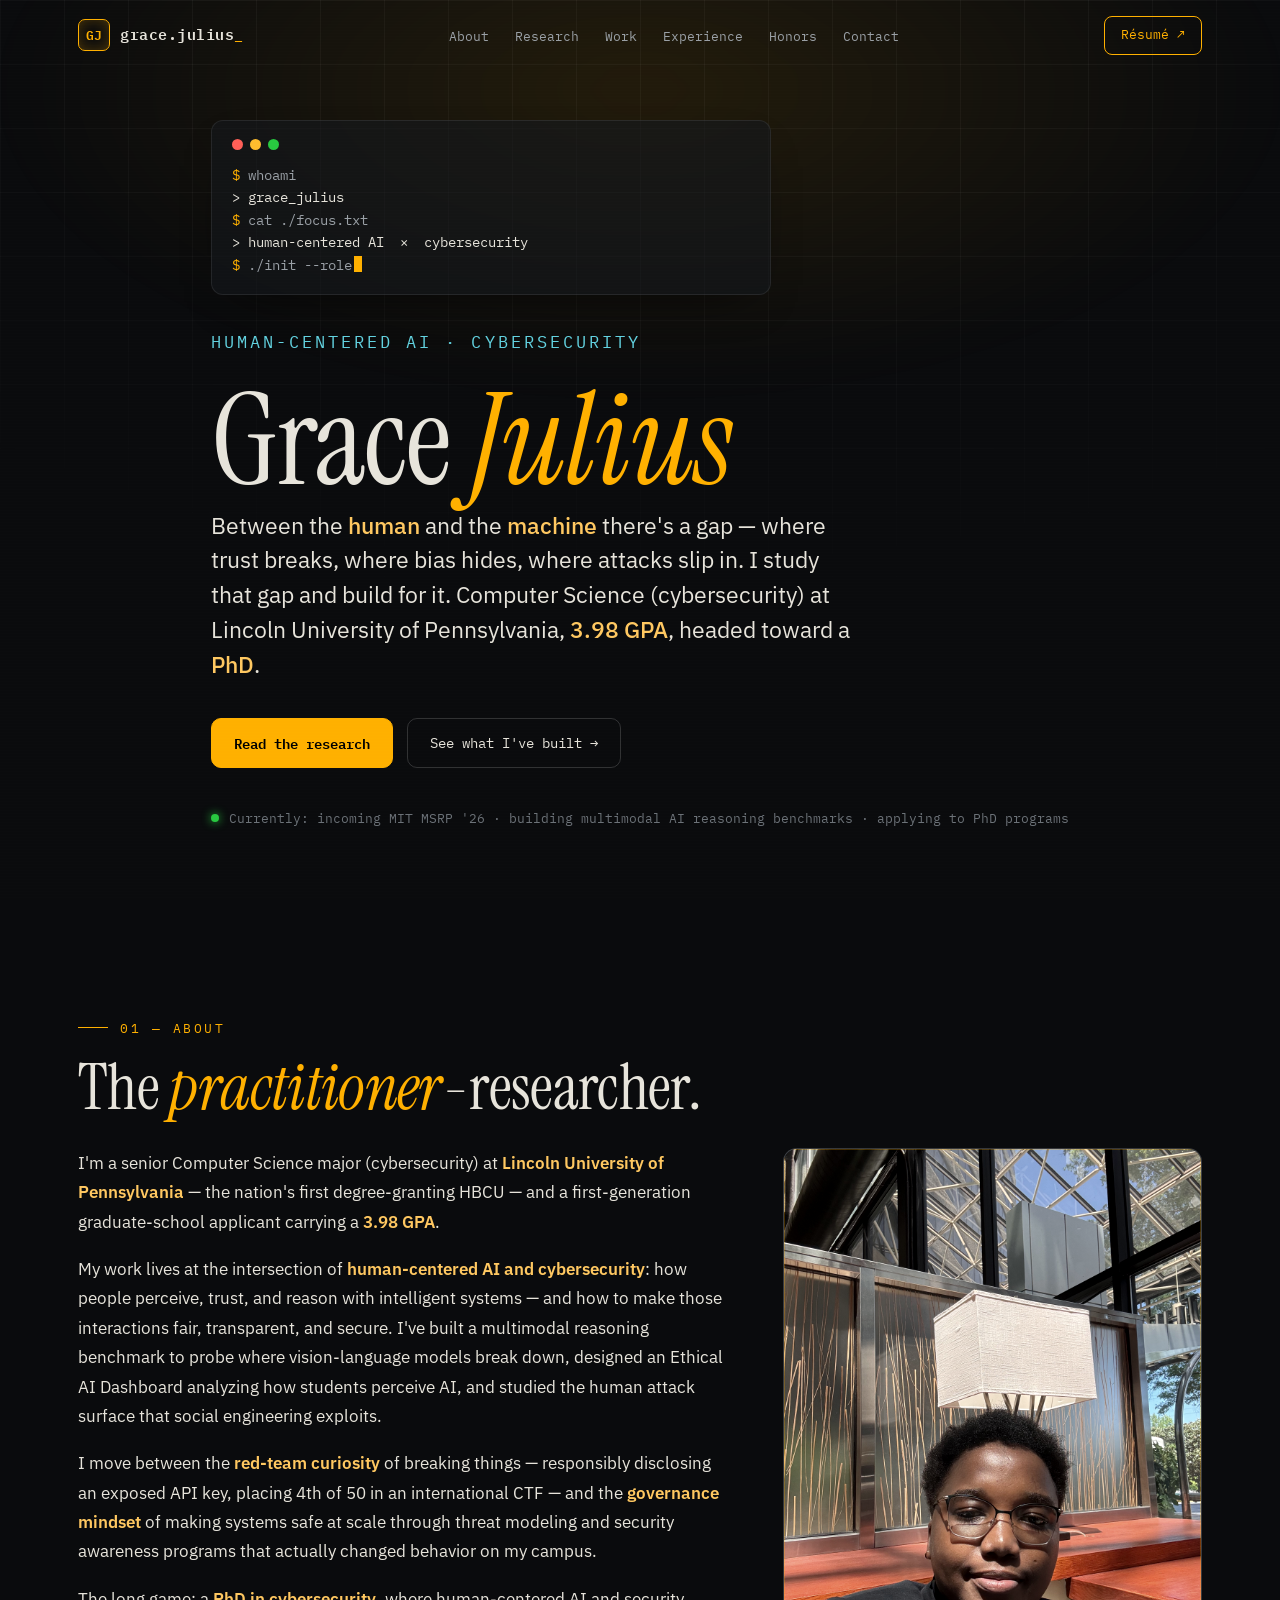
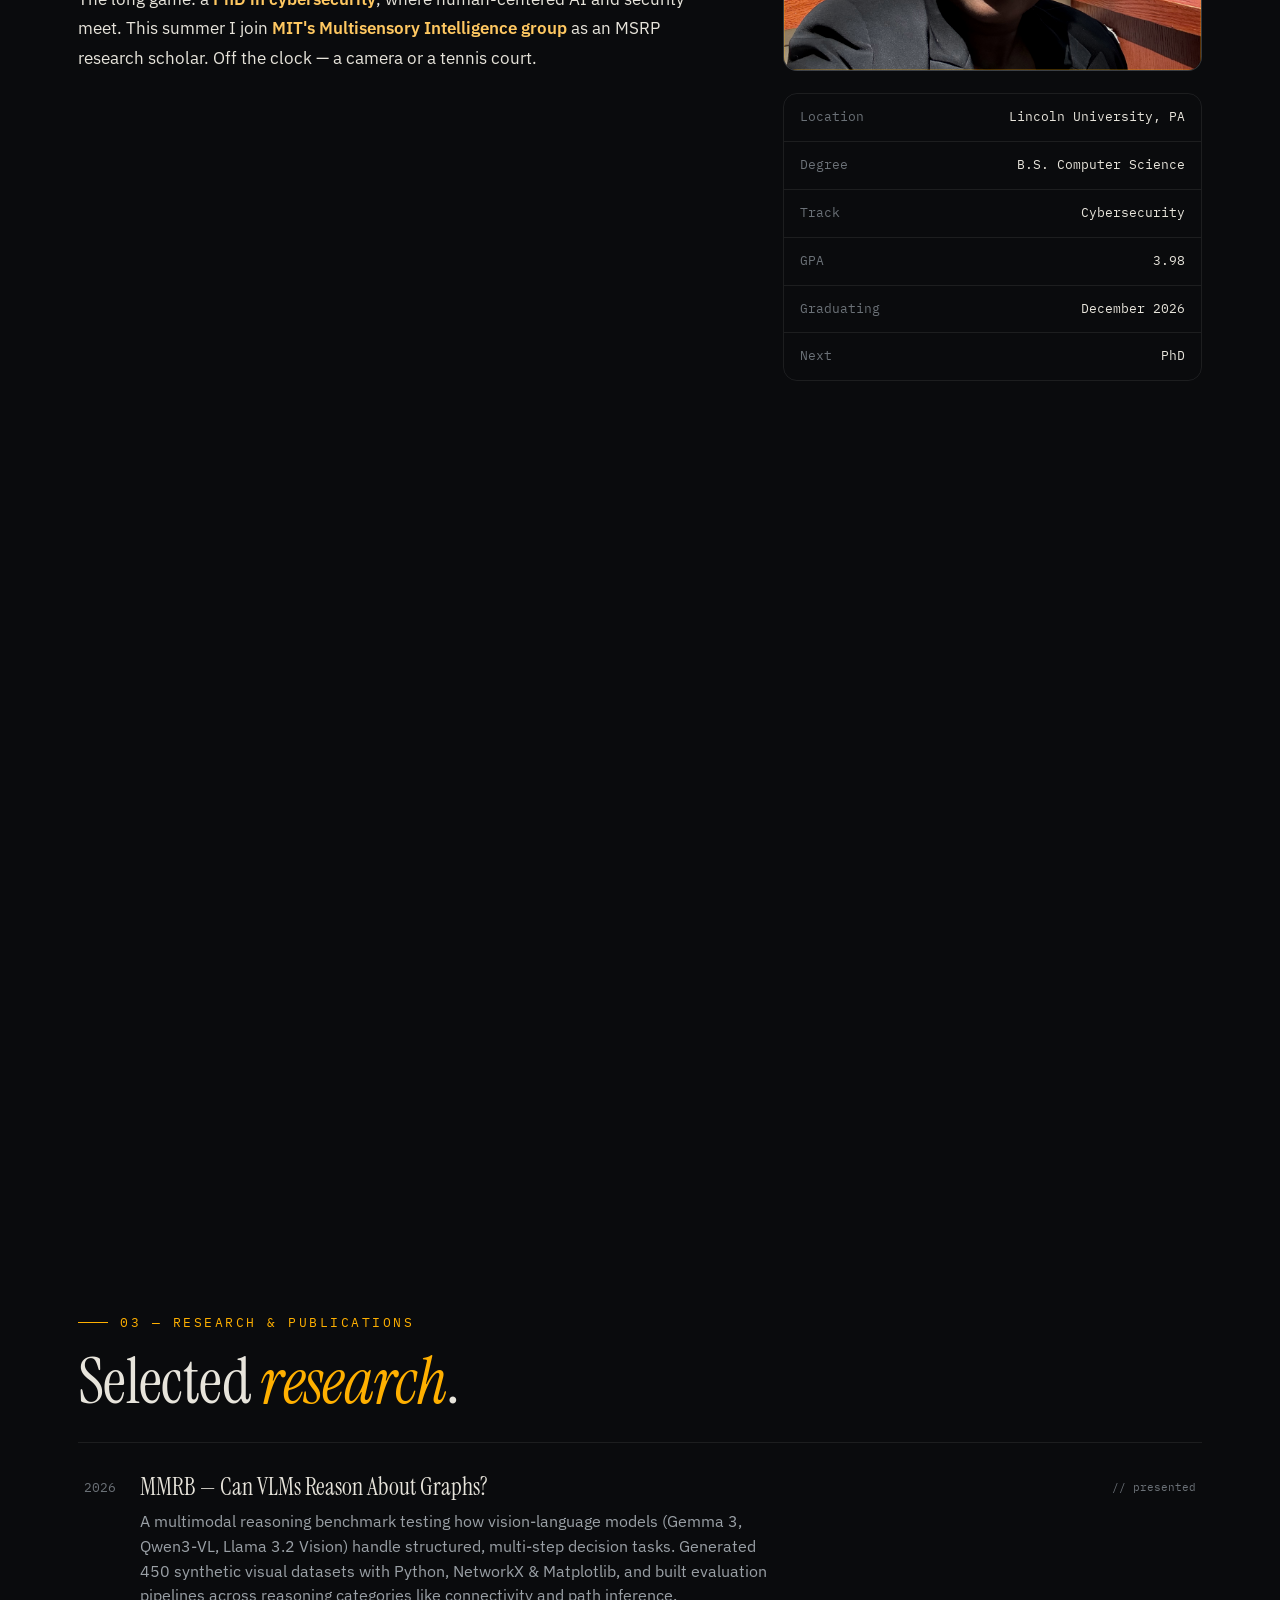
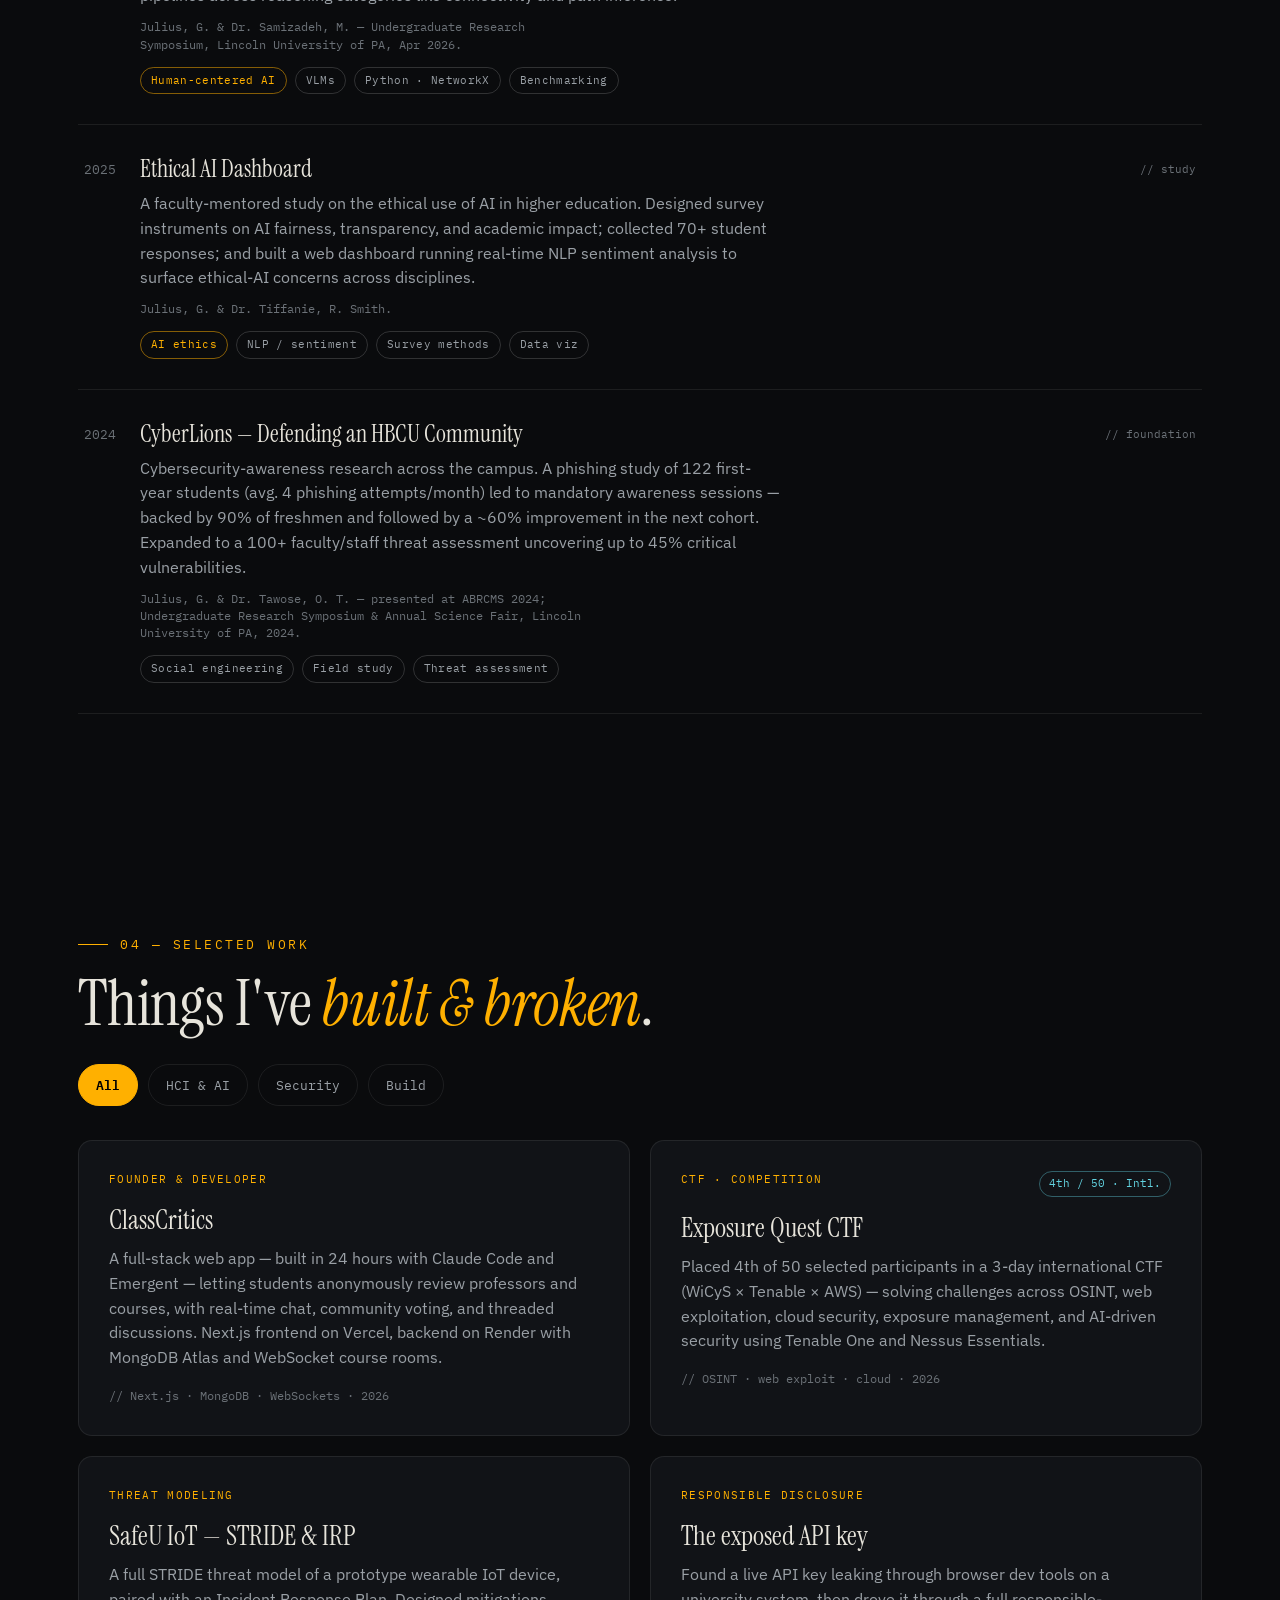
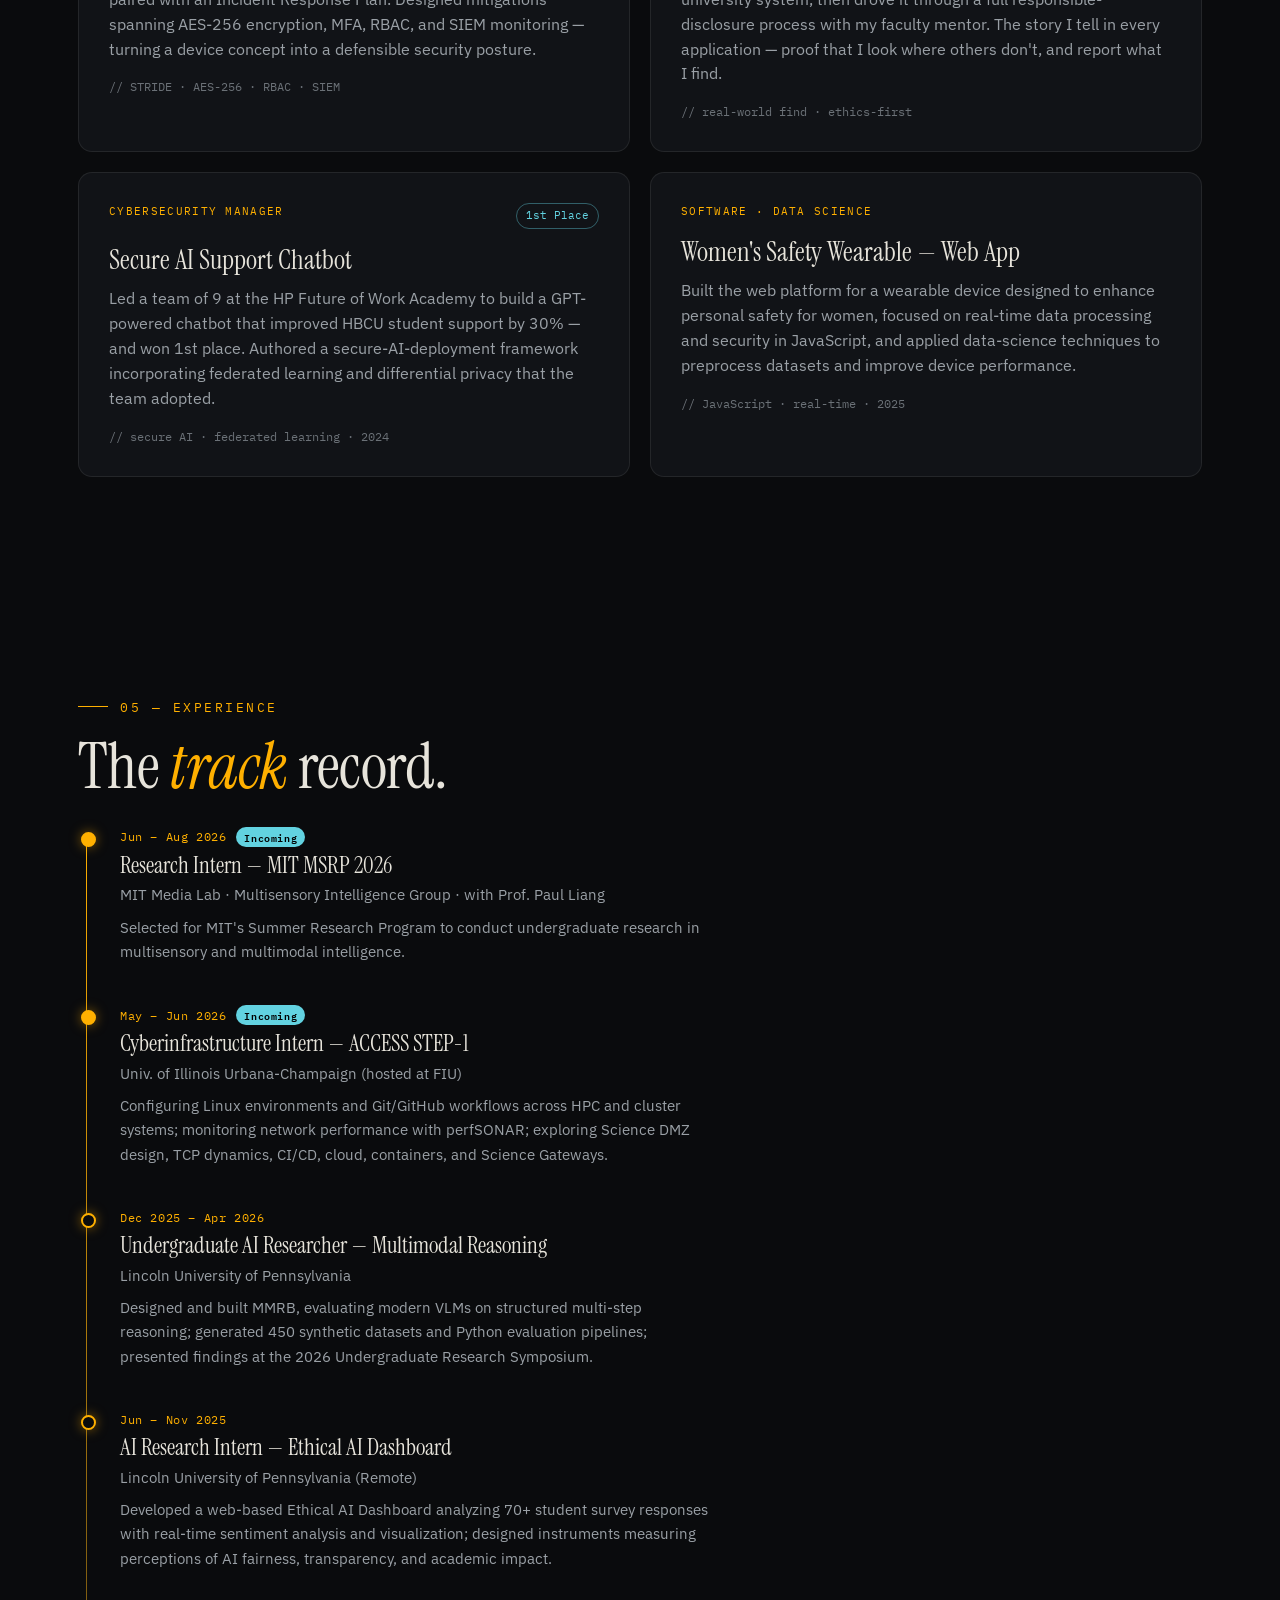
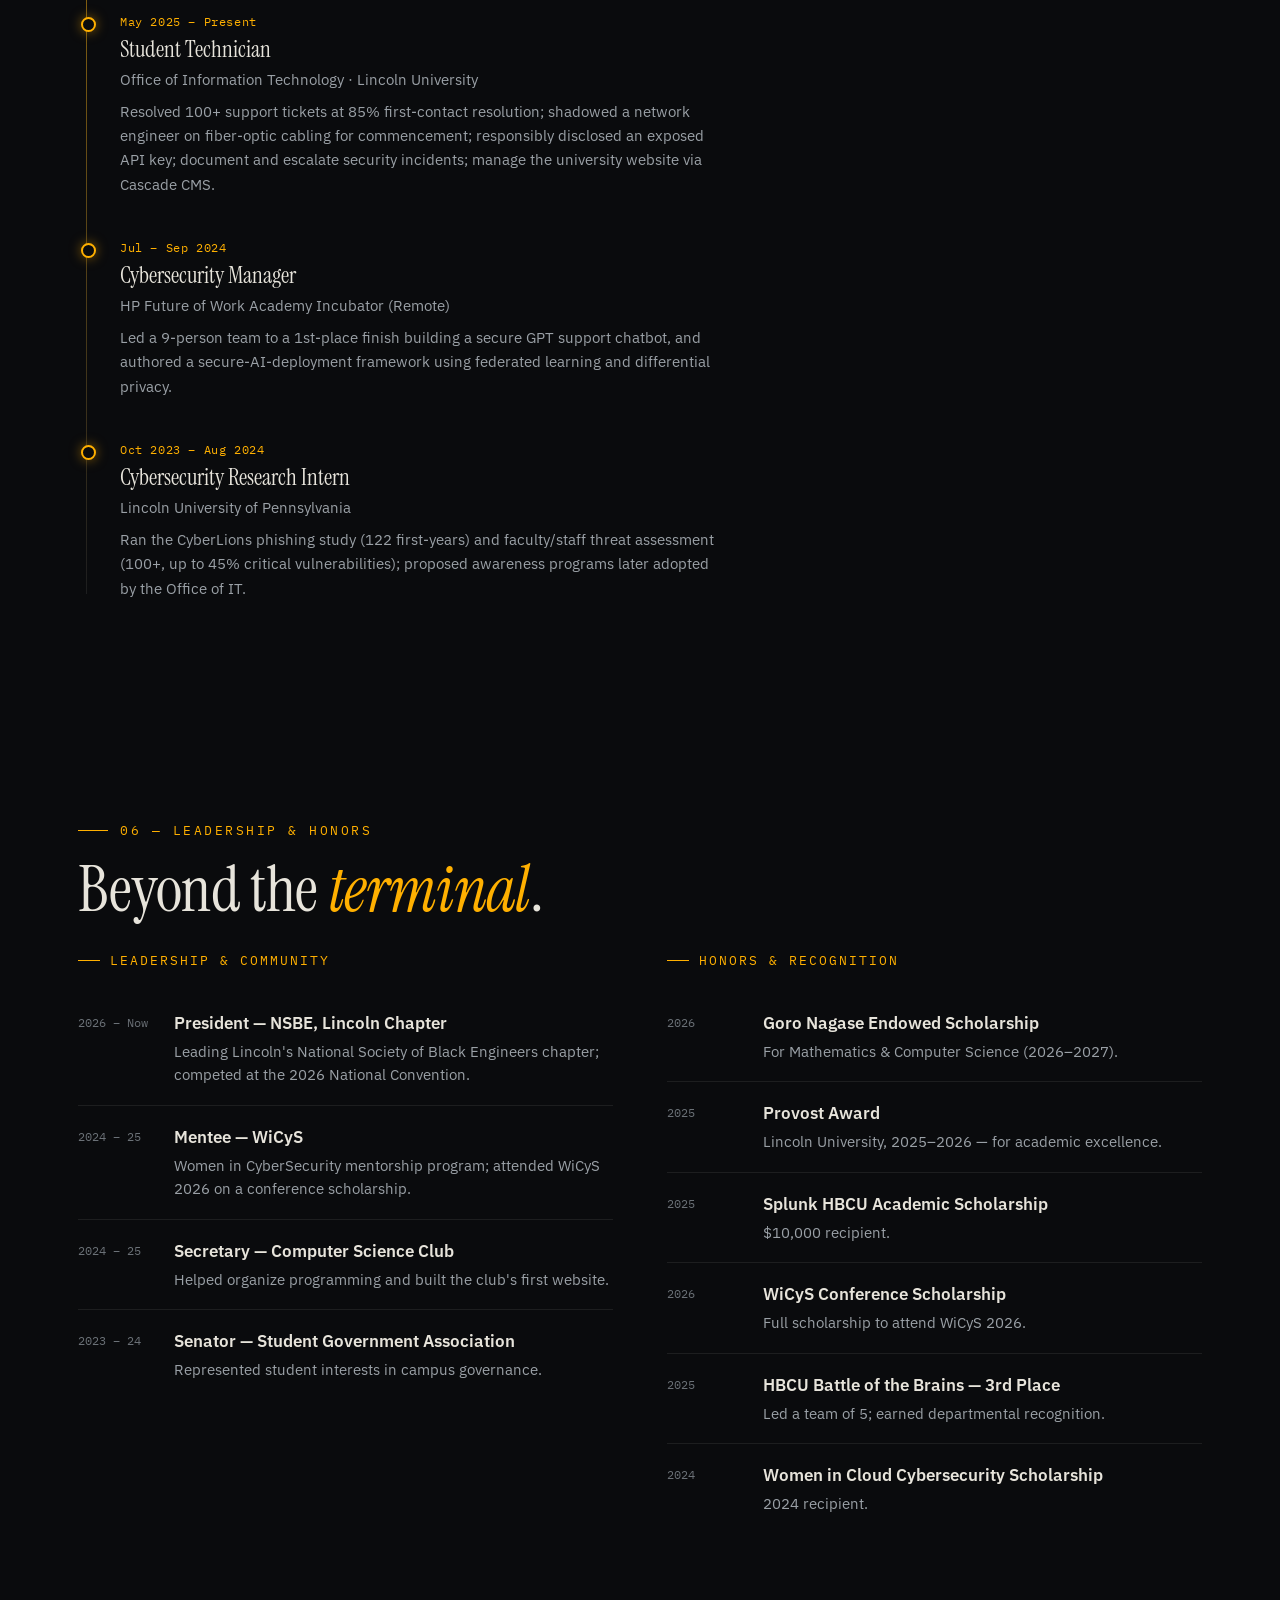
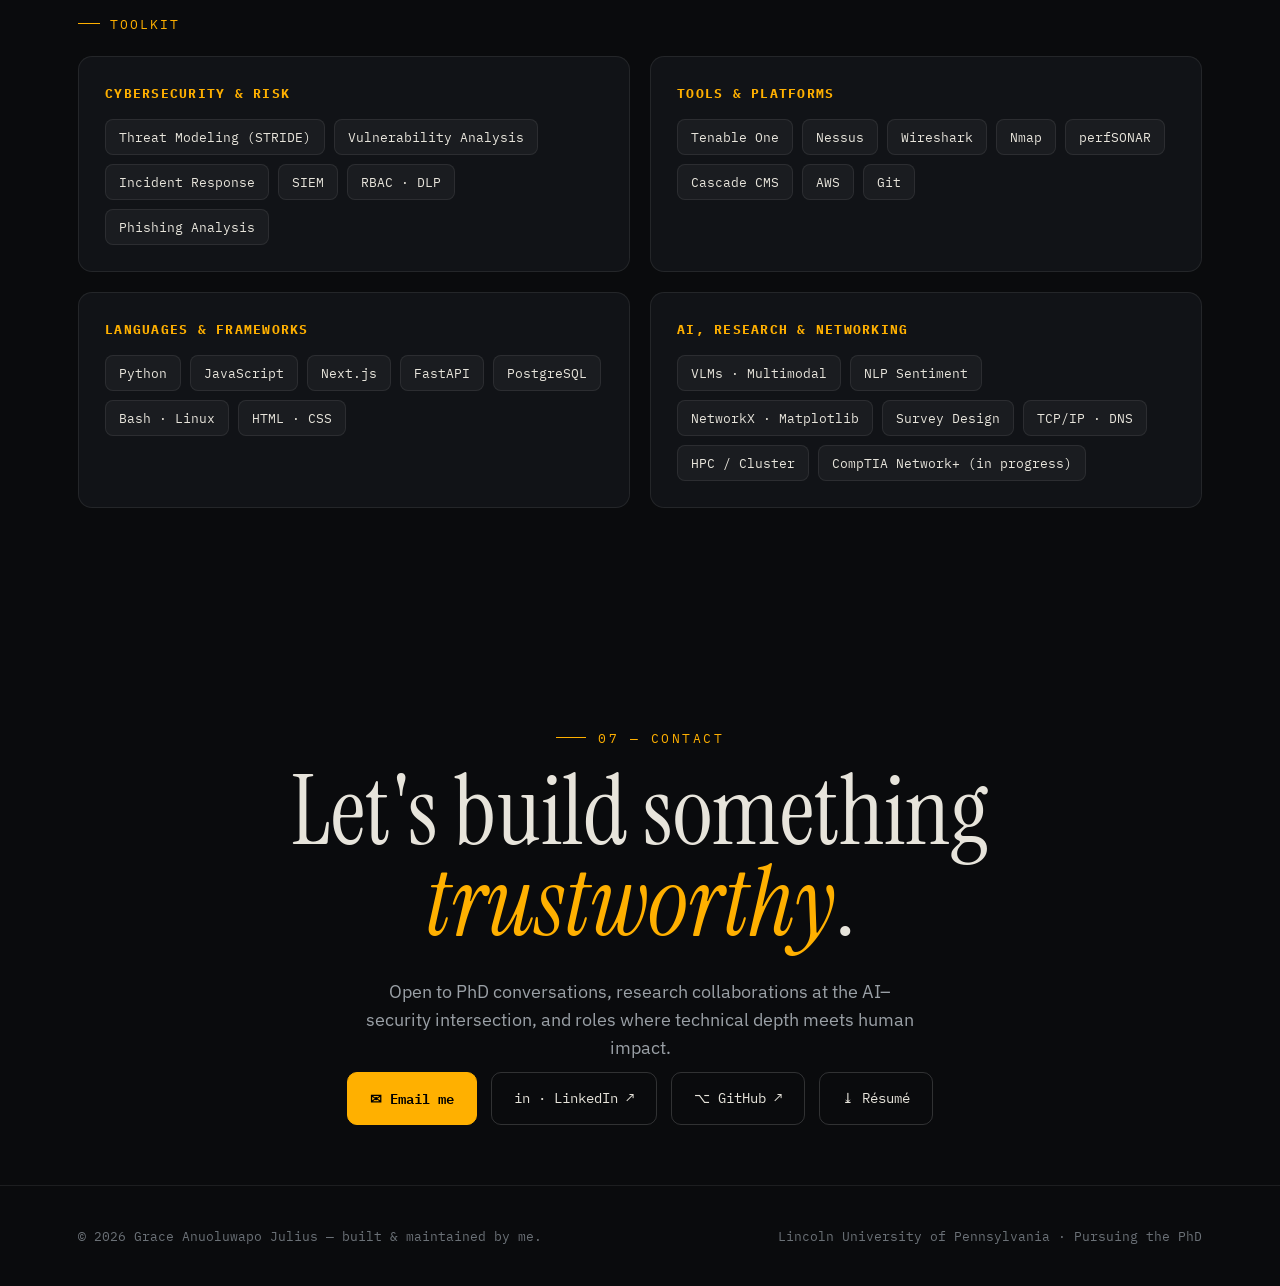
<file: grace-portfolio/index.html>
<!DOCTYPE html>
<html lang="en">
<head>
<meta charset="UTF-8">
<meta name="viewport" content="width=device-width, initial-scale=1.0">
<title>Grace Julius — Human-Centered AI &amp; Cybersecurity</title>
<meta name="description" content="Grace Julius — practitioner-researcher at Lincoln University of Pennsylvania working at the intersection of human-centered AI/interaction and cybersecurity. Incoming MIT MSRP 2026.">

<!-- ===== Fonts ===== -->
<link rel="preconnect" href="https://fonts.googleapis.com">
<link rel="preconnect" href="https://fonts.gstatic.com" crossorigin>
<link href="https://fonts.googleapis.com/css2?family=Instrument+Serif:ital@0;1&family=IBM+Plex+Mono:wght@400;500;600&family=IBM+Plex+Sans:wght@400;500;600;700&display=swap" rel="stylesheet">

<!-- ===== Styles ===== -->
<link rel="stylesheet" href="css/styles.css">
</head>
<body>
<a class="skip" href="#main">Skip to content</a>
<div class="progress" id="progress"></div>
<div class="bg-grid" aria-hidden="true"></div>
<div class="bg-glow" aria-hidden="true"></div>
<div class="cursor-glow" id="cursorGlow" aria-hidden="true"></div>
<div class="scanlines" aria-hidden="true"></div>

<!-- ============================ NAV ============================ -->
<header class="nav" id="nav">
  <div class="nav-inner">
    <a class="logo" href="#top" aria-label="Grace Julius — home">
      <span class="mark">GJ</span>
      <span>grace.julius<span class="blink">_</span></span>
    </a>
    <nav aria-label="Primary">
      <ul id="menu">
        <li><a href="#about">About</a></li>
        <li><a href="#research">Research</a></li>
        <li><a href="#work">Work</a></li>
        <li><a href="#experience">Experience</a></li>
        <li><a href="#community">Honors</a></li>
        <li><a href="#contact">Contact</a></li>
      </ul>
    </nav>
    <!-- Résumé: drop your PDF at assets/resume.pdf (already bundled) -->
    <a class="nav-cta" href="assets/resume.pdf">Résumé ↗</a>
    <button class="burger" id="burger" aria-label="Toggle menu" aria-expanded="false">
      <span></span><span></span><span></span>
    </button>
  </div>
</header>

<main id="main">
<span id="top"></span>

<!-- ============================ HERO ============================ -->
<section class="hero" id="hero">
  <div class="wrap">
    <div class="term" id="term" aria-hidden="true">
      <div class="bar"><i></i><i></i><i></i></div>
      <div class="ln" id="termText"></div>
    </div>
    <p class="role" data-reveal>Human-Centered AI · Cybersecurity</p>
    <h1 data-reveal>Grace <span class="em">Julius</span></h1>
    <p class="lede" data-reveal>
      Between the <b>human</b> and the <b>machine</b> there's a gap — where trust
      breaks, where bias hides, where attacks slip in. I study that gap and build
      for it. Computer Science (cybersecurity) at Lincoln University of Pennsylvania,
      <b>3.98 GPA</b>, headed toward a <b>PhD</b>.
    </p>
    <div class="hero-cta" data-reveal>
      <a class="btn primary" href="#research">Read the research</a>
      <a class="btn ghost" href="#work">See what I've built →</a>
    </div>
    <div class="currently" data-reveal>
      <span class="dot"></span>
      Currently: incoming MIT MSRP '26 · building multimodal AI reasoning benchmarks · applying to PhD programs
    </div>
  </div>
</section>

<!-- ============================ ABOUT ============================ -->
<section id="about">
  <div class="wrap">
    <p class="sec-tag" data-reveal>01 — About</p>
    <h2 class="sec-title" data-reveal>The <span class="em">practitioner</span>-researcher.</h2>
    <div class="about-grid">
      <div class="about-body">
        <p data-reveal>I'm a senior Computer Science major (cybersecurity) at <b>Lincoln University of Pennsylvania</b> — the nation's first degree-granting HBCU — and a first-generation graduate-school applicant carrying a <b>3.98 GPA</b>.</p>
        <p data-reveal>My work lives at the intersection of <b>human-centered AI and cybersecurity</b>: how people perceive, trust, and reason with intelligent systems — and how to make those interactions fair, transparent, and secure. I've built a multimodal reasoning benchmark to probe where vision-language models break down, designed an Ethical AI Dashboard analyzing how students perceive AI, and studied the human attack surface that social engineering exploits.</p>
        <p data-reveal>I move between the <b>red-team curiosity</b> of breaking things — responsibly disclosing an exposed API key, placing 4th of 50 in an international CTF — and the <b>governance mindset</b> of making systems safe at scale through threat modeling and security awareness programs that actually changed behavior on my campus.</p>
        <p data-reveal>The long game: a <b>PhD in cybersecurity</b>, where human-centered AI and security meet. This summer I join <b>MIT's Multisensory Intelligence group</b> as an MSRP research scholar. Off the clock — a camera or a tennis court.</p>
      </div>
      <aside class="about-side" data-reveal>
        <div class="portrait">
          <!-- Add your photo at assets/grace.jpg. Falls back to your live image, then a monogram. -->
          <img src="assets/grace.jpeg" alt="Portrait of Grace Julius"
               onerror="if(!this.dataset.f){this.dataset.f=1;this.src='https://gracejulius.github.io/Images/Grace.jpeg';}else{this.style.display='none';this.parentNode.querySelector('.fallback').style.display='grid';}">
          <div class="frame"></div>
          <div class="fallback">GJ</div>
        </div>
        <div class="facts">
          <div><span>Location</span><span>Lincoln University, PA</span></div>
          <div><span>Degree</span><span>B.S. Computer Science</span></div>
          <div><span>Track</span><span>Cybersecurity</span></div>
          <div><span>GPA</span><span>3.98</span></div>
          <div><span>Graduating</span><span>December 2026</span></div>
          <div><span>Next</span><span>PhD </span></div>
        </div>
      </aside>
    </div>

    <div class="stats">
      <div class="stat" data-reveal><div class="n" data-count="3.98">0</div><div class="l">cumulative GPA in Computer Science</div></div>
      <div class="stat" data-reveal><div class="n">4<span style="font-size:1.4rem">th</span></div><div class="l">of 50 — WiCyS × Tenable × AWS Exposure Quest CTF (intl.)</div></div>
      <div class="stat" data-reveal><div class="n">1<span style="font-size:1.4rem">st</span></div><div class="l">HP Future of Work Academy — led a team of 9</div></div>
      <div class="stat" data-reveal><div class="n">MIT</div><div class="l">incoming MSRP '26 research scholar</div></div>
    </div>
  </div>
</section>

<!-- ============================ FOCUS PILLARS ============================ -->
<section id="focus" style="padding-top:0">
  <div class="wrap">
    <p class="sec-tag" data-reveal>02 — What I work on</p>
    <h2 class="sec-title" data-reveal>The <span class="em">human</span> in the loop.</h2>
    <div class="pillars">
      <div class="pillar" data-reveal>
        <div class="ix">[ 01 ]</div>
        <h3>Human-centered AI &amp; interaction</h3>
        <p>How people perceive, trust, and reason alongside AI — and where models fall short of human reasoning. Multimodal benchmarks, AI fairness &amp; transparency, perception studies.</p>
      </div>
      <div class="pillar" data-reveal>
        <div class="ix">[ 02 ]</div>
        <h3>Social engineering &amp; the human attack surface</h3>
        <p>Why smart people still click. Phishing studies, awareness interventions, and the behavioral side of why breaches so often start with people, not code.</p>
      </div>
      <div class="pillar" data-reveal>
        <div class="ix">[ 03 ]</div>
        <h3>Security, risk &amp; governance</h3>
        <p>Turning findings into protection. Threat modeling (STRIDE), vulnerability and exposure analysis, responsible disclosure, and incident response.</p>
      </div>
    </div>
  </div>
</section>

<!-- ============================ RESEARCH ============================ -->
<section id="research">
  <div class="wrap">
    <p class="sec-tag" data-reveal>03 — Research &amp; Publications</p>
    <h2 class="sec-title" data-reveal>Selected <span class="em">research</span>.</h2>
    <div class="research-list">

      <article class="research-item" data-reveal>
        <div class="yr">2026</div>
        <div>
          <h3>MMRB — Can VLMs Reason About Graphs?</h3>
          <p>A multimodal reasoning benchmark testing how vision-language models (Gemma 3, Qwen3-VL, Llama 3.2 Vision) handle structured, multi-step decision tasks. Generated 450 synthetic visual datasets with Python, NetworkX &amp; Matplotlib, and built evaluation pipelines across reasoning categories like connectivity and path inference.</p>
          <p class="cite">Julius, G. &amp; Dr. Samizadeh, M. — Undergraduate Research Symposium, Lincoln University of PA, Apr 2026.</p>
          <div class="tags"><span class="tag hot">Human-centered AI</span><span class="tag">VLMs</span><span class="tag">Python · NetworkX</span><span class="tag">Benchmarking</span></div>
        </div>
        <div class="status">// presented</div>
      </article>

      <article class="research-item" data-reveal>
        <div class="yr">2025</div>
        <div>
          <h3>Ethical AI Dashboard</h3>
          <p>A faculty-mentored study on the ethical use of AI in higher education. Designed survey instruments on AI fairness, transparency, and academic impact; collected 70+ student responses; and built a web dashboard running real-time NLP sentiment analysis to surface ethical-AI concerns across disciplines.</p>
           <p class="cite">Julius, G. &amp; Dr. Tiffanie, R. Smith. </p>
          <div class="tags"><span class="tag hot">AI ethics</span><span class="tag">NLP / sentiment</span><span class="tag">Survey methods</span><span class="tag">Data viz</span></div>
        </div>
        <div class="status">// study</div>
      </article>

      <article class="research-item" data-reveal>
        <div class="yr">2024</div>
        <div>
          <h3>CyberLions — Defending an HBCU Community</h3>
          <p>Cybersecurity-awareness research across the campus. A phishing study of 122 first-year students (avg. 4 phishing attempts/month) led to mandatory awareness sessions — backed by 90% of freshmen and followed by a ~60% improvement in the next cohort. Expanded to a 100+ faculty/staff threat assessment uncovering up to 45% critical vulnerabilities.</p>
          <p class="cite">Julius, G. &amp; Dr. Tawose, O. T. — presented at ABRCMS 2024; Undergraduate Research Symposium &amp; Annual Science Fair, Lincoln University of PA, 2024.</p>
          <div class="tags"><span class="tag">Social engineering</span><span class="tag">Field study</span><span class="tag">Threat assessment</span></div>
        </div>
        <div class="status">// foundation</div>
      </article>

    </div>
  </div>
</section>

<!-- ============================ WORK ============================ -->
<section id="work">
  <div class="wrap">
    <p class="sec-tag" data-reveal>04 — Selected Work</p>
    <h2 class="sec-title" data-reveal>Things I've <span class="em">built &amp; broken</span>.</h2>
    <div class="filters" data-reveal id="filters">
      <button class="on" data-filter="all">All</button>
      <button data-filter="ai">HCI &amp; AI</button>
      <button data-filter="security">Security</button>
      <button data-filter="build">Build</button>
    </div>
    <div class="work-grid" id="workGrid">

      <article class="card" data-cat="build ai" data-reveal>
        <div class="top"><span class="kind">Founder &amp; Developer</span></div>
        <h3>ClassCritics</h3>
        <p>A full-stack web app — built in 24 hours with Claude Code and Emergent — letting students anonymously review professors and courses, with real-time chat, community voting, and threaded discussions. Next.js frontend on Vercel, backend on Render with MongoDB Atlas and WebSocket course rooms.</p>
        <div class="meta">// Next.js · MongoDB · WebSockets · 2026</div>
      </article>

      <article class="card" data-cat="security ai" data-reveal>
        <div class="top"><span class="kind">CTF · Competition</span><span class="award">4th / 50 · Intl.</span></div>
        <h3>Exposure Quest CTF</h3>
        <p>Placed 4th of 50 selected participants in a 3-day international CTF (WiCyS × Tenable × AWS) — solving challenges across OSINT, web exploitation, cloud security, exposure management, and AI-driven security using Tenable One and Nessus Essentials.</p>
        <div class="meta">// OSINT · web exploit · cloud · 2026</div>
      </article>

      <article class="card" data-cat="security" data-reveal>
        <div class="top"><span class="kind">Threat Modeling</span></div>
        <h3>SafeU IoT — STRIDE &amp; IRP</h3>
        <p>A full STRIDE threat model of a prototype wearable IoT device, paired with an Incident Response Plan. Designed mitigations spanning AES-256 encryption, MFA, RBAC, and SIEM monitoring — turning a device concept into a defensible security posture.</p>
        <div class="meta">// STRIDE · AES-256 · RBAC · SIEM</div>
      </article>

      <article class="card" data-cat="security" data-reveal>
        <div class="top"><span class="kind">Responsible Disclosure</span></div>
        <h3>The exposed API key</h3>
        <p>Found a live API key leaking through browser dev tools on a university system, then drove it through a full responsible-disclosure process with my faculty mentor. The story I tell in every application — proof that I look where others don't, and report what I find.</p>
        <div class="meta">// real-world find · ethics-first</div>
      </article>

      <article class="card" data-cat="ai security build" data-reveal>
        <div class="top"><span class="kind">Cybersecurity Manager</span><span class="award">1st Place</span></div>
        <h3>Secure AI Support Chatbot</h3>
        <p>Led a team of 9 at the HP Future of Work Academy to build a GPT-powered chatbot that improved HBCU student support by 30% — and won 1st place. Authored a secure-AI-deployment framework incorporating federated learning and differential privacy that the team adopted.</p>
        <div class="meta">// secure AI · federated learning · 2024</div>
      </article>

      <article class="card" data-cat="build security" data-reveal>
        <div class="top"><span class="kind">Software · Data Science</span></div>
        <h3>Women's Safety Wearable — Web App</h3>
        <p>Built the web platform for a wearable device designed to enhance personal safety for women, focused on real-time data processing and security in JavaScript, and applied data-science techniques to preprocess datasets and improve device performance.</p>
        <div class="meta">// JavaScript · real-time · 2025</div>
      </article>

    </div>
  </div>
</section>

<!-- ============================ EXPERIENCE ============================ -->
<section id="experience">
  <div class="wrap">
    <p class="sec-tag" data-reveal>05 — Experience</p>
    <h2 class="sec-title" data-reveal>The <span class="em">track</span> record.</h2>
    <div class="timeline">

      <div class="tl up" data-reveal>
        <div class="when">Jun – Aug 2026 <span class="badge">Incoming</span></div>
        <h3>Research Intern — MIT MSRP 2026</h3>
        <div class="org">MIT Media Lab · Multisensory Intelligence Group · with Prof. Paul Liang</div>
        <p>Selected for MIT's Summer Research Program to conduct undergraduate research in multisensory and multimodal intelligence.</p>
      </div>

      <div class="tl up" data-reveal>
        <div class="when">May – Jun 2026 <span class="badge">Incoming</span></div>
        <h3>Cyberinfrastructure Intern — ACCESS STEP-1</h3>
        <div class="org">Univ. of Illinois Urbana-Champaign (hosted at FIU)</div>
        <p>Configuring Linux environments and Git/GitHub workflows across HPC and cluster systems; monitoring network performance with perfSONAR; exploring Science DMZ design, TCP dynamics, CI/CD, cloud, containers, and Science Gateways.</p>
      </div>

      <div class="tl" data-reveal>
        <div class="when">Dec 2025 – Apr 2026</div>
        <h3>Undergraduate AI Researcher — Multimodal Reasoning</h3>
        <div class="org">Lincoln University of Pennsylvania</div>
        <p>Designed and built MMRB, evaluating modern VLMs on structured multi-step reasoning; generated 450 synthetic datasets and Python evaluation pipelines; presented findings at the 2026 Undergraduate Research Symposium.</p>
      </div>

      <div class="tl" data-reveal>
        <div class="when">Jun – Nov 2025</div>
        <h3>AI Research Intern — Ethical AI Dashboard</h3>
        <div class="org">Lincoln University of Pennsylvania (Remote)</div>
        <p>Developed a web-based Ethical AI Dashboard analyzing 70+ student survey responses with real-time sentiment analysis and visualization; designed instruments measuring perceptions of AI fairness, transparency, and academic impact.</p>
      </div>

      <div class="tl" data-reveal>
        <div class="when">May 2025 – Present</div>
        <h3>Student Technician</h3>
        <div class="org">Office of Information Technology · Lincoln University</div>
        <p>Resolved 100+ support tickets at 85% first-contact resolution; shadowed a network engineer on fiber-optic cabling for commencement; responsibly disclosed an exposed API key; document and escalate security incidents; manage the university website via Cascade CMS.</p>
      </div>

      <div class="tl" data-reveal>
        <div class="when">Jul – Sep 2024</div>
        <h3>Cybersecurity Manager</h3>
        <div class="org">HP Future of Work Academy Incubator (Remote)</div>
        <p>Led a 9-person team to a 1st-place finish building a secure GPT support chatbot, and authored a secure-AI-deployment framework using federated learning and differential privacy.</p>
      </div>

      <div class="tl" data-reveal>
        <div class="when">Oct 2023 – Aug 2024</div>
        <h3>Cybersecurity Research Intern</h3>
        <div class="org">Lincoln University of Pennsylvania</div>
        <p>Ran the CyberLions phishing study (122 first-years) and faculty/staff threat assessment (100+, up to 45% critical vulnerabilities); proposed awareness programs later adopted by the Office of IT.</p>
      </div>

    </div>
  </div>
</section>

<!-- ============================ COMMUNITY + HONORS ============================ -->
<section id="community">
  <div class="wrap">
    <p class="sec-tag" data-reveal>06 — Leadership &amp; Honors</p>
    <h2 class="sec-title" data-reveal>Beyond the <span class="em">terminal</span>.</h2>
    <div class="two">
      <div data-reveal>
        <p class="mini">Leadership &amp; Community</p>
        <div class="lead-item">
          <span class="role">2026 – Now</span>
          <div><h4>President — NSBE, Lincoln Chapter</h4><p>Leading Lincoln's National Society of Black Engineers chapter; competed at the 2026 National Convention.</p></div>
        </div>
        <div class="lead-item">
          <span class="role">2024 – 25</span>
          <div><h4>Mentee — WiCyS</h4><p>Women in CyberSecurity mentorship program; attended WiCyS 2026 on a conference scholarship.</p></div>
        </div>
        <div class="lead-item">
          <span class="role">2024 – 25</span>
          <div><h4>Secretary — Computer Science Club</h4><p>Helped organize programming and built the club's first website.</p></div>
        </div>
        <div class="lead-item">
          <span class="role">2023 – 24</span>
          <div><h4>Senator — Student Government Association</h4><p>Represented student interests in campus governance.</p></div>
        </div>
      </div>
      <div data-reveal>
        <p class="mini">Honors &amp; Recognition</p>
        <div class="honor-item">
          <span class="yr">2026</span>
          <div><h4>Goro Nagase Endowed Scholarship</h4><p>For Mathematics &amp; Computer Science (2026–2027).</p></div>
        </div>
        <div class="honor-item">
          <span class="yr">2025</span>
          <div><h4>Provost Award</h4><p>Lincoln University, 2025–2026 — for academic excellence.</p></div>
        </div>
        <div class="honor-item">
          <span class="yr">2025</span>
          <div><h4>Splunk HBCU Academic Scholarship</h4><p>$10,000 recipient.</p></div>
        </div>
        <div class="honor-item">
          <span class="yr">2026</span>
          <div><h4>WiCyS Conference Scholarship</h4><p>Full scholarship to attend WiCyS 2026.</p></div>
        </div>
        <div class="honor-item">
          <span class="yr">2025</span>
          <div><h4>HBCU Battle of the Brains — 3rd Place</h4><p>Led a team of 5; earned departmental recognition.</p></div>
        </div>
        <div class="honor-item">
          <span class="yr">2024</span>
          <div><h4>Women in Cloud Cybersecurity Scholarship</h4><p>2024 recipient.</p></div>
        </div>
      </div>
    </div>

    <!-- SKILLS -->
    <div style="margin-top:80px">
      <p class="mini" data-reveal>Toolkit</p>
      <div class="skills-grid">
        <div class="skillset" data-reveal>
          <h4>Cybersecurity &amp; Risk</h4>
          <div class="chips"><span class="chip">Threat Modeling (STRIDE)</span><span class="chip">Vulnerability Analysis</span><span class="chip">Incident Response</span><span class="chip">SIEM</span><span class="chip">RBAC · DLP</span><span class="chip">Phishing Analysis</span></div>
        </div>
        <div class="skillset" data-reveal>
          <h4>Tools &amp; Platforms</h4>
          <div class="chips"><span class="chip">Tenable One</span><span class="chip">Nessus</span><span class="chip">Wireshark</span><span class="chip">Nmap</span><span class="chip">perfSONAR</span><span class="chip">Cascade CMS</span><span class="chip">AWS</span><span class="chip">Git</span></div>
        </div>
        <div class="skillset" data-reveal>
          <h4>Languages &amp; Frameworks</h4>
          <div class="chips"><span class="chip">Python</span><span class="chip">JavaScript</span><span class="chip">Next.js</span><span class="chip">FastAPI</span><span class="chip">PostgreSQL</span><span class="chip">Bash · Linux</span><span class="chip">HTML · CSS</span></div>
        </div>
        <div class="skillset" data-reveal>
          <h4>AI, Research &amp; Networking</h4>
          <div class="chips"><span class="chip">VLMs · Multimodal</span><span class="chip">NLP Sentiment</span><span class="chip">NetworkX · Matplotlib</span><span class="chip">Survey Design</span><span class="chip">TCP/IP · DNS</span><span class="chip">HPC / Cluster</span><span class="chip">CompTIA Network+ (in progress)</span></div>
        </div>
      </div>
    </div>
  </div>
</section>

<!-- ============================ CONTACT ============================ -->
<section id="contact" class="contact">
  <div class="wrap">
    <p class="sec-tag" data-reveal style="justify-content:center">07 — Contact</p>
    <h2 class="big" data-reveal>Let's build something <span class="em">trustworthy</span>.</h2>
    <p data-reveal style="color:var(--text-dim);max-width:560px;margin:0 auto;font-size:1.1rem">Open to PhD conversations, research collaborations at the AI–security intersection, and roles where technical depth meets human impact.</p>
    <div class="contact-links" data-reveal>
      <a class="clink solid" href="mailto:gjuliusanu@gmail.com">✉ Email me</a>
      <a class="clink" href="https://www.linkedin.com/in/grace-julius/" target="_blank" rel="noopener">in · LinkedIn ↗</a>
      <a class="clink" href="https://github.com/GraceJulius" target="_blank" rel="noopener">⌥ GitHub ↗</a>
      <a class="clink" href="assets/resume.pdf">⤓ Résumé</a>
    </div>
  </div>
</section>
</main>

<footer>
  <div class="wrap foot-inner">
    <span>© <span id="yr"></span> Grace Anuoluwapo Julius — built &amp; maintained by me.</span>
    <span>Lincoln University of Pennsylvania · Pursuing the PhD</span>
  </div>
</footer>

<!-- ===== Scripts ===== -->
<script src="js/script.js"></script>
</body>
</html>
</file>
<file: css/styles.css>
/* ============================================================
   Grace Julius — Portfolio styles
   Aesthetic: amber-phosphor terminal on near-black, editorial
   serif headlines + monospace technical labels.
   Edit colors in :root below. Everything keys off these vars.
   ============================================================ */

:root{
  --bg:#0a0b0d;
  --bg-elev:#111317;
  --bg-elev-2:#15181d;
  --line:rgba(255,255,255,.08);
  --line-strong:rgba(255,255,255,.16);
  --text:#e7e4db;
  --text-dim:#9aa0a6;
  --text-faint:#878d94;
  --amber:#ffb000;          /* primary accent — change me to recolor the site */
  --amber-soft:#ffc861;
  --cyan:#62d2e0;           /* secondary accent */
  --radius:14px;
  --maxw:1180px;
  --mono:'IBM Plex Mono',ui-monospace,SFMono-Regular,Menlo,monospace;
  --sans:'IBM Plex Sans',system-ui,sans-serif;
  --serif:'Instrument Serif',Georgia,serif;
}

*{box-sizing:border-box;margin:0;padding:0}
html{scroll-behavior:smooth}
body{
  background:var(--bg);
  color:var(--text);
  font-family:var(--sans);
  font-size:16px;
  line-height:1.6;
  -webkit-font-smoothing:antialiased;
  overflow-x:hidden;
  position:relative;
}

/* ---------- atmosphere: grid + scanlines + grain ---------- */
.bg-grid{
  position:fixed;inset:0;z-index:0;pointer-events:none;
  background-image:
    linear-gradient(var(--line) 1px,transparent 1px),
    linear-gradient(90deg,var(--line) 1px,transparent 1px);
  background-size:64px 64px;
  -webkit-mask-image:radial-gradient(ellipse 90% 70% at 50% 0%,#000 40%,transparent 100%);
  mask-image:radial-gradient(ellipse 90% 70% at 50% 0%,#000 40%,transparent 100%);
  opacity:.5;
}
.bg-glow{
  position:fixed;top:-30vh;left:50%;transform:translateX(-50%);
  width:120vw;height:80vh;z-index:0;pointer-events:none;
  background:radial-gradient(ellipse at center,rgba(255,176,0,.10),transparent 60%);
  filter:blur(20px);
}
.scanlines{
  position:fixed;inset:0;z-index:9990;pointer-events:none;
  background:repeating-linear-gradient(to bottom,rgba(255,255,255,.025) 0 1px,transparent 1px 3px);
  mix-blend-mode:overlay;opacity:.5;
}
.cursor-glow{
  position:fixed;top:0;left:0;width:380px;height:380px;border-radius:50%;
  background:radial-gradient(circle,rgba(255,176,0,.10),transparent 65%);
  transform:translate(-50%,-50%);pointer-events:none;z-index:1;
  transition:opacity .3s;opacity:0;will-change:transform;
}

/* ---------- progress + skip link ---------- */
.progress{position:fixed;top:0;left:0;height:2px;width:0;background:var(--amber);z-index:10000;box-shadow:0 0 12px var(--amber)}
.skip{position:absolute;left:-999px;top:8px;background:var(--amber);color:#000;padding:10px 16px;border-radius:8px;z-index:10001;font-family:var(--mono);font-weight:600}
.skip:focus{left:16px}

a{color:inherit;text-decoration:none}
::selection{background:var(--amber);color:#000}
:focus-visible{outline:2px solid var(--amber);outline-offset:3px;border-radius:4px}

.wrap{max-width:var(--maxw);margin:0 auto;padding:0 28px;position:relative;z-index:2}

/* ---------- nav ---------- */
header.nav{position:fixed;top:0;left:0;right:0;z-index:9000;transition:background .3s,border-color .3s;border-bottom:1px solid transparent}
header.nav.solid{background:rgba(10,11,13,.72);backdrop-filter:blur(14px);border-bottom:1px solid var(--line)}
.nav-inner{max-width:var(--maxw);margin:0 auto;padding:16px 28px;display:flex;align-items:center;justify-content:space-between;gap:20px}
.logo{font-family:var(--mono);font-weight:600;letter-spacing:.5px;display:flex;align-items:center;gap:10px;font-size:15px}
.logo .mark{display:inline-grid;place-items:center;width:32px;height:32px;border:1px solid var(--amber);color:var(--amber);border-radius:7px;font-size:13px;box-shadow:0 0 14px rgba(255,176,0,.25) inset}
.logo .blink{color:var(--amber);animation:blink 1.1s steps(1) infinite}
@keyframes blink{50%{opacity:0}}
nav ul{list-style:none;display:flex;gap:26px;align-items:center}
nav a{font-family:var(--mono);font-size:13px;color:var(--text-dim);transition:color .2s;position:relative}
nav a::after{content:"";position:absolute;left:0;bottom:-6px;height:1px;width:0;background:var(--amber);transition:width .25s}
nav a:hover,nav a.active{color:var(--text)}
nav a.active::after{width:100%}
.nav-cta{white-space:nowrap;font-family:var(--mono);font-size:13px;border:1px solid var(--amber);color:var(--amber);padding:8px 16px;border-radius:8px;transition:.2s}
.nav-cta:hover{background:var(--amber);color:#000;box-shadow:0 0 22px rgba(255,176,0,.4)}
.burger{display:none;background:none;border:1px solid var(--line-strong);border-radius:8px;padding:8px 10px;cursor:pointer;color:var(--text)}
.burger span{display:block;width:18px;height:2px;background:var(--text);margin:3px 0;transition:.25s}

/* ---------- hero ---------- */
.hero{min-height:100svh;display:flex;align-items:center;padding:120px 0 80px;position:relative}
.term{font-family:var(--mono);font-size:14px;color:var(--text-dim);background:rgba(20,24,29,.6);border:1px solid var(--line);border-radius:12px;padding:18px 20px;max-width:560px;margin-bottom:34px;box-shadow:0 18px 50px -28px rgba(0,0,0,.9)}
.term .bar{display:flex;gap:7px;margin-bottom:14px}
.term .bar i{width:11px;height:11px;border-radius:50%;display:inline-block}
.term .bar i:nth-child(1){background:#ff5f57}
.term .bar i:nth-child(2){background:#febc2e}
.term .bar i:nth-child(3){background:#28c840}
.term .ln{white-space:pre-wrap;min-height:1.5em}
.term .pr{color:var(--amber)}
.term .out{color:var(--text)}
.term .cur{display:inline-block;width:8px;height:1.1em;background:var(--amber);vertical-align:-2px;margin-left:2px;animation:blink 1.1s steps(1) infinite}

.hero h1{font-family:var(--serif);font-weight:400;font-size:clamp(3.4rem,11vw,8rem);line-height:.92;letter-spacing:-.01em;margin-bottom:8px}
.hero h1 .em{font-style:italic;color:var(--amber)}
.hero .role{font-family:var(--mono);font-size:clamp(.85rem,2.4vw,1.05rem);color:var(--cyan);letter-spacing:.18em;text-transform:uppercase;margin-bottom:26px}
.hero .lede{font-size:clamp(1.1rem,2.4vw,1.45rem);max-width:640px;color:var(--text);line-height:1.5}
.hero .lede b{color:var(--amber-soft);font-weight:500}
.hero-cta{display:flex;flex-wrap:wrap;gap:14px;margin-top:36px}
.btn{font-family:var(--mono);font-size:14px;padding:13px 22px;border-radius:10px;border:1px solid var(--line-strong);transition:.2s;cursor:pointer;display:inline-flex;align-items:center;gap:9px}
.btn.primary{background:var(--amber);color:#000;border-color:var(--amber);font-weight:600}
.btn.primary:hover{box-shadow:0 0 28px rgba(255,176,0,.45);transform:translateY(-2px)}
.btn.ghost:hover{border-color:var(--amber);color:var(--amber);transform:translateY(-2px)}
.currently{margin-top:40px;font-family:var(--mono);font-size:12.5px;color:var(--text-faint);display:flex;align-items:center;gap:10px;flex-wrap:wrap}
.currently .dot{width:8px;height:8px;border-radius:50%;background:#28c840;box-shadow:0 0 10px #28c840;animation:pulse 2s infinite}
@keyframes pulse{0%,100%{opacity:1}50%{opacity:.35}}

/* ---------- section scaffolding ---------- */
section{padding:110px 0;position:relative}
.sec-tag{font-family:var(--mono);font-size:12.5px;color:var(--amber);letter-spacing:.2em;text-transform:uppercase;display:flex;align-items:center;gap:12px;margin-bottom:18px}
.sec-tag::before{content:"";width:30px;height:1px;background:var(--amber)}
.sec-title{font-family:var(--serif);font-weight:400;font-size:clamp(2.4rem,6vw,4rem);line-height:1;letter-spacing:-.01em;margin-bottom:28px}
.sec-title .em{font-style:italic;color:var(--amber)}

/* reveal */
.js [data-reveal]{opacity:0;transform:translateY(28px);transition:opacity .7s cubic-bezier(.2,.7,.2,1),transform .7s cubic-bezier(.2,.7,.2,1)}
.js [data-reveal].in{opacity:1;transform:none}

/* ---------- about ---------- */
.about-grid{display:grid;grid-template-columns:1.4fr .9fr;gap:54px;align-items:start}
.about-body p{color:var(--text);margin-bottom:18px;font-size:1.08rem;line-height:1.7}
.about-body p b{color:var(--amber-soft);font-weight:600}
.about-side{position:sticky;top:100px}
.portrait{position:relative;border-radius:var(--radius);overflow:hidden;border:1px solid var(--line-strong);aspect-ratio:4/5;background:linear-gradient(145deg,#1a1e24,#0d0f12)}
.portrait img{width:100%;height:100%;object-fit:cover;filter:grayscale(.25) contrast(1.05)}
.portrait .frame{position:absolute;inset:0;pointer-events:none;box-shadow:inset 0 0 0 1px rgba(255,176,0,.25)}
.portrait .fallback{position:absolute;inset:0;display:none;place-items:center;font-family:var(--serif);font-size:5rem;color:var(--amber)}
.facts{margin-top:22px;border:1px solid var(--line);border-radius:var(--radius);overflow:hidden;font-family:var(--mono);font-size:13px}
.facts div{display:flex;justify-content:space-between;gap:14px;padding:13px 16px;border-bottom:1px solid var(--line)}
.facts div:last-child{border-bottom:0}
.facts span:first-child{color:var(--text-faint)}
.facts span:last-child{color:var(--text);text-align:right}

/* ---------- stats ---------- */
.stats{display:grid;grid-template-columns:repeat(4,1fr);gap:18px;margin-top:64px}
.stat{border:1px solid var(--line);border-radius:var(--radius);padding:26px 22px;background:linear-gradient(180deg,rgba(255,255,255,.02),transparent)}
.stat .n{font-family:var(--serif);font-size:3rem;line-height:1;color:var(--amber);margin-bottom:8px}
.stat .l{font-family:var(--mono);font-size:12px;color:var(--text-dim);letter-spacing:.04em;line-height:1.4}

/* ---------- focus pillars ---------- */
.pillars{display:grid;grid-template-columns:repeat(3,1fr);gap:18px}
.pillar{border:1px solid var(--line);border-radius:var(--radius);padding:30px 26px;background:var(--bg-elev);transition:.3s;position:relative;overflow:hidden}
.pillar::before{content:"";position:absolute;top:0;left:0;width:100%;height:2px;background:var(--amber);transform:scaleX(0);transform-origin:left;transition:transform .35s}
.pillar:hover{transform:translateY(-5px);border-color:var(--line-strong)}
.pillar:hover::before{transform:scaleX(1)}
.pillar .ix{font-family:var(--mono);font-size:12px;color:var(--text-faint);margin-bottom:16px}
.pillar h3{font-family:var(--serif);font-weight:400;font-size:1.6rem;margin-bottom:12px;line-height:1.1}
.pillar p{color:var(--text-dim);font-size:.96rem}

/* ---------- research list ---------- */
.research-list{display:flex;flex-direction:column;border-top:1px solid var(--line)}
.research-item{display:grid;grid-template-columns:auto 1fr auto;gap:24px;align-items:start;padding:30px 6px;border-bottom:1px solid var(--line);transition:.25s}
.research-item:hover{background:linear-gradient(90deg,rgba(255,176,0,.05),transparent);padding-left:18px}
.research-item .yr{font-family:var(--mono);font-size:13px;color:var(--text-faint);padding-top:5px}
.research-item h3{font-family:var(--serif);font-weight:400;font-size:1.5rem;line-height:1.15;margin-bottom:8px}
.research-item p{color:var(--text-dim);font-size:.97rem;max-width:64ch}
.research-item .cite{font-family:var(--mono);font-size:11.5px;color:var(--text-faint);margin-top:10px;line-height:1.5}
.tags{display:flex;gap:8px;flex-wrap:wrap;margin-top:14px}
.tag{font-family:var(--mono);font-size:11px;color:var(--text-dim);border:1px solid var(--line-strong);padding:4px 10px;border-radius:20px;letter-spacing:.03em}
.tag.hot{color:var(--amber);border-color:rgba(255,176,0,.5)}
.tag.live{color:#28c840;border-color:rgba(40,200,64,.5)}
.status{font-family:var(--mono);font-size:11px;color:var(--text-faint);white-space:nowrap;padding-top:6px}

/* ---------- work / projects ---------- */
.filters{display:flex;gap:10px;flex-wrap:wrap;margin-bottom:34px}
.filters button{font-family:var(--mono);font-size:13px;color:var(--text-dim);background:none;border:1px solid var(--line);padding:9px 17px;border-radius:30px;cursor:pointer;transition:.2s}
.filters button:hover{color:var(--text);border-color:var(--line-strong)}
.filters button.on{background:var(--amber);color:#000;border-color:var(--amber);font-weight:600}
.work-grid{display:grid;grid-template-columns:repeat(2,1fr);gap:20px}
.card{border:1px solid var(--line);border-radius:var(--radius);padding:30px;background:var(--bg-elev);transition:.35s;position:relative;overflow:hidden}
.card::after{content:"";position:absolute;inset:0;border-radius:var(--radius);box-shadow:inset 0 0 0 1px rgba(255,176,0,0);transition:.35s;pointer-events:none}
.card:hover{transform:translateY(-6px);background:var(--bg-elev-2)}
.card:hover::after{box-shadow:inset 0 0 0 1px rgba(255,176,0,.4),0 24px 60px -30px rgba(255,176,0,.3)}
.card .top{display:flex;justify-content:space-between;align-items:flex-start;gap:14px;margin-bottom:16px}
.card .kind{font-family:var(--mono);font-size:11px;letter-spacing:.12em;text-transform:uppercase;color:var(--amber)}
.card .award{font-family:var(--mono);font-size:11px;color:var(--cyan);border:1px solid rgba(98,210,224,.4);padding:3px 9px;border-radius:20px;white-space:nowrap}
.card h3{font-family:var(--serif);font-weight:400;font-size:1.7rem;line-height:1.08;margin-bottom:12px}
.card p{color:var(--text-dim);font-size:.97rem;margin-bottom:16px}
.card .meta{font-family:var(--mono);font-size:12px;color:var(--text-faint)}
.card.hide{display:none}

/* ---------- timeline ---------- */
.timeline{position:relative;margin-left:8px;padding-left:34px}
.timeline::before{content:"";position:absolute;left:0;top:6px;bottom:6px;width:1px;background:linear-gradient(var(--amber),var(--line))}
.tl{position:relative;padding-bottom:42px}
.tl:last-child{padding-bottom:0}
.tl::before{content:"";position:absolute;left:-39px;top:5px;width:11px;height:11px;border-radius:50%;background:var(--bg);border:2px solid var(--amber);box-shadow:0 0 12px rgba(255,176,0,.5)}
.tl.up::before{background:var(--amber)}
.tl .when{font-family:var(--mono);font-size:12px;color:var(--amber);letter-spacing:.05em;margin-bottom:6px;display:flex;align-items:center;gap:10px;flex-wrap:wrap}
.tl .when .badge{font-size:10px;color:#000;background:var(--cyan);padding:2px 8px;border-radius:20px;font-weight:600}
.tl h3{font-family:var(--serif);font-weight:400;font-size:1.45rem;line-height:1.1;margin-bottom:4px}
.tl .org{font-family:var(--sans);font-size:.95rem;color:var(--text-dim);margin-bottom:8px}
.tl p{color:var(--text-dim);font-size:.95rem;max-width:66ch}

/* ---------- two-col (leadership + honors) ---------- */
.two{display:grid;grid-template-columns:1fr 1fr;gap:54px}
.mini{font-family:var(--mono);font-size:12.5px;color:var(--amber);letter-spacing:.16em;text-transform:uppercase;margin-bottom:22px;display:flex;align-items:center;gap:10px}
.mini::before{content:"";width:22px;height:1px;background:var(--amber)}
.lead-item,.honor-item{padding:18px 0;border-bottom:1px solid var(--line);display:flex;gap:16px;align-items:flex-start}
.lead-item:last-child,.honor-item:last-child{border-bottom:0}
.lead-item .role,.honor-item .yr{font-family:var(--mono);font-size:12px;color:var(--text-faint);min-width:80px;padding-top:3px}
.lead-item h4,.honor-item h4{font-family:var(--sans);font-weight:600;font-size:1.05rem;margin-bottom:3px}
.lead-item p,.honor-item p{color:var(--text-dim);font-size:.92rem}

/* ---------- skills ---------- */
.skills-grid{display:grid;grid-template-columns:repeat(2,1fr);gap:20px}
.skillset{border:1px solid var(--line);border-radius:var(--radius);padding:26px;background:var(--bg-elev)}
.skillset h4{font-family:var(--mono);font-size:12.5px;letter-spacing:.1em;text-transform:uppercase;color:var(--amber);margin-bottom:16px}
.chips{display:flex;flex-wrap:wrap;gap:9px}
.chip{font-family:var(--mono);font-size:12.5px;color:var(--text);background:rgba(255,255,255,.04);border:1px solid var(--line);padding:7px 13px;border-radius:8px;transition:.2s}
.chip:hover{border-color:var(--amber);color:var(--amber)}

/* ---------- contact ---------- */
.contact{text-align:center;padding-bottom:60px}
.contact .big{font-family:var(--serif);font-weight:400;font-size:clamp(2.6rem,8vw,6rem);line-height:.95;margin:10px 0 30px}
.contact .big .em{font-style:italic;color:var(--amber)}
.contact-links{display:flex;justify-content:center;gap:14px;flex-wrap:wrap;margin-top:10px}
.clink{font-family:var(--mono);font-size:14px;border:1px solid var(--line-strong);border-radius:10px;padding:14px 22px;transition:.25s;display:inline-flex;align-items:center;gap:9px}
.clink:hover{border-color:var(--amber);color:var(--amber);transform:translateY(-3px)}
.clink.solid{background:var(--amber);color:#000;border-color:var(--amber);font-weight:600}
.clink.solid:hover{color:#000;box-shadow:0 0 26px rgba(255,176,0,.4)}

/* ---------- footer ---------- */
footer{border-top:1px solid var(--line);padding:40px 0;font-family:var(--mono);font-size:12.5px;color:var(--text-faint)}
.foot-inner{display:flex;justify-content:space-between;gap:18px;flex-wrap:wrap;align-items:center}

/* ---------- responsive ---------- */
@media(max-width:880px){
  .about-grid{grid-template-columns:1fr;gap:40px}
  .about-side{position:static}
  .stats{grid-template-columns:repeat(2,1fr)}
  .pillars{grid-template-columns:1fr}
  .work-grid{grid-template-columns:1fr}
  .two{grid-template-columns:1fr;gap:44px}
  .skills-grid{grid-template-columns:1fr}
  .research-item{grid-template-columns:1fr;gap:8px}
  .research-item .yr{padding-top:0}
  .status{padding-top:0}
  .nav-cta{display:none}
  section{padding:84px 0}
}
@media(max-width:520px){
  .wrap{padding:0 20px}
  .stats{grid-template-columns:1fr}
  .term{padding:14px}
}

/* ============================================================
   Revamp additions: rotator, rail, research lenses, publications,
   featured project, palette, toast, back-to-top
   ============================================================ */
[hidden]{display:none!important}
.sr-only{position:absolute;width:1px;height:1px;padding:0;margin:-1px;overflow:hidden;clip:rect(0,0,0,0);white-space:nowrap;border:0}
kbd{font-family:var(--mono);font-size:11px;border:1px solid var(--line-strong);border-bottom-width:2px;border-radius:5px;padding:1px 6px;color:var(--text-dim);background:rgba(255,255,255,.03)}

/* nav right cluster */
.nav-right{display:flex;align-items:center;gap:12px}
.kbd-btn{display:inline-flex;align-items:center;gap:8px;background:none;border:1px solid var(--line);color:var(--text-dim);font-family:var(--mono);font-size:12.5px;padding:7px 10px;border-radius:8px;cursor:pointer;transition:.2s}
.kbd-btn:hover{border-color:var(--amber);color:var(--text)}

/* hero rotating word */
.rotate-line{font-family:var(--serif);font-size:clamp(1.5rem,4vw,2.4rem);color:var(--text-dim);margin:6px 0 22px;line-height:1.2}
.rotator{display:inline-block;color:var(--amber);font-style:italic;position:relative;min-width:7ch}
.rotator span{display:inline-block;transition:opacity .35s,transform .35s}
.rotator span.out{opacity:0;transform:translateY(-10px)}
.rotator span.in-start{opacity:0;transform:translateY(10px)}
.scroll-cue{position:absolute;left:50%;bottom:28px;transform:translateX(-50%);width:24px;height:38px;border:1px solid var(--line-strong);border-radius:14px;display:flex;justify-content:center;z-index:2}
.scroll-cue span{width:3px;height:8px;border-radius:2px;background:var(--amber);margin-top:7px;animation:cue 1.8s infinite}
@keyframes cue{0%{opacity:0;transform:translateY(0)}40%{opacity:1}100%{opacity:0;transform:translateY(12px)}}

/* section rail */
.rail{position:fixed;right:22px;top:50%;transform:translateY(-50%);z-index:8000;display:flex;flex-direction:column;gap:14px}
.rail a{width:10px;height:10px;border-radius:50%;border:1px solid var(--text-faint);position:relative;transition:.25s;display:block}
.rail a::after{content:attr(data-label);position:absolute;right:20px;top:50%;transform:translateY(-50%) translateX(6px);white-space:nowrap;font-family:var(--mono);font-size:11.5px;color:var(--text);background:rgba(15,18,22,.95);border:1px solid var(--line);padding:4px 10px;border-radius:6px;opacity:0;pointer-events:none;transition:.2s}
.rail a:hover::after,.rail a:focus-visible::after{opacity:1;transform:translateY(-50%)}
.rail a:hover{border-color:var(--amber)}
.rail a.active{background:var(--amber);border-color:var(--amber);box-shadow:0 0 10px rgba(255,176,0,.6);transform:scale(1.25)}

/* research lenses (pillars as buttons) */
.sec-intro{color:var(--text-dim);margin:-12px 0 28px;font-size:1.02rem}
.pillars.four{grid-template-columns:repeat(4,1fr)}
button.pillar{font:inherit;color:inherit;text-align:left;cursor:pointer;display:flex;flex-direction:column;gap:12px}
.pillar .ph{font-family:var(--serif);font-size:1.6rem;line-height:1.1}
.pillar .pp{color:var(--text-dim);font-size:.95rem;flex:1}
.pillar .go{font-family:var(--mono);font-size:12px;color:var(--amber);opacity:.7;transition:.2s}
.pillar:hover .go,.pillar:focus-visible .go{opacity:1;letter-spacing:.03em}
.pillar.selected{border-color:rgba(255,176,0,.6);background:linear-gradient(180deg,rgba(255,176,0,.07),var(--bg-elev))}
.pillar.selected::before{transform:scaleX(1)}

/* publications */
.pub-controls{display:flex;justify-content:space-between;align-items:center;gap:16px;flex-wrap:wrap;margin-bottom:10px}
.pub-controls .filters{margin-bottom:0}
.theme-pill{font-family:var(--mono);font-size:12.5px;color:var(--text-dim);border:1px solid rgba(255,176,0,.5);border-radius:30px;padding:6px 8px 6px 14px;display:inline-flex;align-items:center;gap:8px}
.theme-pill b{color:var(--amber);font-weight:500}
.theme-pill button{background:none;border:0;color:var(--text-dim);cursor:pointer;font-size:12px;padding:2px 6px;border-radius:20px}
.theme-pill button:hover{color:#000;background:var(--amber)}
.pub-count{font-family:var(--mono);font-size:12px;color:var(--text-faint);margin:14px 0 6px;min-height:1.2em}
.pub-list{list-style:none;border-top:1px solid var(--line)}
.pub{display:grid;grid-template-columns:70px 1fr;gap:20px;padding:28px 6px;border-bottom:1px solid var(--line);transition:background .25s,padding .25s}
.pub:hover{background:linear-gradient(90deg,rgba(255,176,0,.05),transparent);padding-left:16px}
.pub.hide{display:none}
.pub-yr{font-family:var(--mono);font-size:13px;color:var(--text-faint);padding-top:4px}
.pub h3{font-family:var(--serif);font-weight:400;font-size:1.5rem;line-height:1.15;margin:8px 0 6px}
.pub .authors{color:var(--text);font-size:.96rem}
.pub .authors b{color:var(--amber-soft);font-weight:600}
.pub .venue{color:var(--text-dim);font-size:.92rem;font-style:italic;margin-top:2px;max-width:72ch}
.pub-badges{display:flex;gap:8px;flex-wrap:wrap}
.badge-venue,.badge-status{font-family:var(--mono);font-size:10.5px;letter-spacing:.06em;text-transform:uppercase;padding:3px 9px;border-radius:20px;border:1px solid var(--line-strong);color:var(--text-dim)}
.badge-venue{color:var(--cyan);border-color:rgba(98,210,224,.4)}
.badge-status.ok{color:#3ddc63;border-color:rgba(40,200,64,.45)}
.badge-status.wait{color:var(--amber-soft);border-color:rgba(255,176,0,.4)}
.pub details{margin-top:12px;max-width:72ch}
.pub summary{font-family:var(--mono);font-size:12px;color:var(--amber);cursor:pointer;list-style:none;display:inline-flex;align-items:center;gap:6px}
.pub summary::-webkit-details-marker{display:none}
.pub summary::before{content:"+";display:inline-block;width:12px;transition:transform .2s}
.pub details[open] summary::before{content:"–"}
.pub details p{color:var(--text-dim);font-size:.95rem;margin-top:10px;padding-left:14px;border-left:1px solid rgba(255,176,0,.35)}
.pub-actions,.feature-links{display:flex;gap:10px;flex-wrap:wrap;margin-top:14px}
.mini-btn{font-family:var(--mono);font-size:12px;color:var(--text-dim);background:none;border:1px solid var(--line-strong);border-radius:8px;padding:6px 12px;cursor:pointer;transition:.2s;display:inline-block}
.mini-btn:hover{color:var(--amber);border-color:var(--amber)}

/* featured project */
.feature{display:grid;grid-template-columns:1.5fr 1fr;border:1px solid rgba(255,176,0,.35);border-radius:var(--radius);background:linear-gradient(135deg,rgba(255,176,0,.06),var(--bg-elev) 45%);margin-bottom:40px;overflow:hidden}
.feature-main{padding:34px}
.feature .top{display:flex;justify-content:space-between;gap:14px;margin-bottom:14px}
.feature .kind{font-family:var(--mono);font-size:11px;letter-spacing:.12em;text-transform:uppercase;color:var(--amber)}
.feature .award{font-family:var(--mono);font-size:11px;color:var(--cyan);border:1px solid rgba(98,210,224,.4);padding:3px 9px;border-radius:20px}
.feature h3{font-family:var(--serif);font-weight:400;font-size:clamp(2.2rem,5vw,3.2rem);line-height:1}
.feature-tag{font-family:var(--serif);font-style:italic;color:var(--amber-soft);font-size:1.2rem;margin:6px 0 16px}
.feature-main>p{color:var(--text-dim);margin-bottom:14px}
.feature-main>p b{color:var(--text);font-weight:600}
.feature .meta{font-family:var(--mono);font-size:12px;color:var(--text-faint)}
.feature-side{padding:34px;border-left:1px solid var(--line);background:rgba(0,0,0,.18);display:flex;flex-direction:column;gap:18px;justify-content:center}
.feature-side .mini{margin-bottom:0}
.feature-note{color:var(--text-dim);font-size:.9rem}
.feature-note b{color:var(--text)}
.meter-row{display:flex;justify-content:space-between;font-family:var(--mono);font-size:12.5px;color:var(--text-dim);margin-bottom:7px}
.meter-vals s{color:var(--text-faint)}
.meter-vals b{color:var(--text)}
.bar-track{position:relative;height:8px;border-radius:6px;background:rgba(255,255,255,.06);overflow:hidden}
.bar-fill{position:absolute;left:0;top:0;bottom:0;width:0;background:#3ddc63;border-radius:6px;transition:width 1.2s cubic-bezier(.2,.7,.2,1);z-index:1}
.bar-fill.warn{background:var(--amber)}
.bar-ghost{position:absolute;left:0;top:0;bottom:0;border-right:2px solid var(--text);z-index:2;opacity:.6}

/* back to top + toast */
.to-top{position:fixed;right:22px;bottom:22px;z-index:8500;width:44px;height:44px;border-radius:12px;display:grid;place-items:center;border:1px solid var(--line-strong);background:rgba(15,18,22,.85);backdrop-filter:blur(10px);font-family:var(--mono);opacity:0;pointer-events:none;transform:translateY(10px);transition:.25s}
.to-top.show{opacity:1;pointer-events:auto;transform:none}
.to-top:hover{border-color:var(--amber);color:var(--amber)}
.toast{position:fixed;left:50%;bottom:28px;transform:translate(-50%,20px);z-index:9500;font-family:var(--mono);font-size:13px;background:var(--amber);color:#000;padding:10px 18px;border-radius:10px;opacity:0;pointer-events:none;transition:.25s}
.toast.show{opacity:1;transform:translate(-50%,0)}

/* command palette */
.palette{position:fixed;inset:0;z-index:9800;background:rgba(5,6,8,.7);backdrop-filter:blur(6px);display:flex;justify-content:center;align-items:flex-start;padding:14vh 16px 16px}
.palette[hidden]{display:none}
.palette-box{width:100%;max-width:600px;background:var(--bg-elev);border:1px solid var(--line-strong);border-radius:14px;box-shadow:0 30px 80px -20px rgba(0,0,0,.9),0 0 0 1px rgba(255,176,0,.15);overflow:hidden}
.palette input{width:100%;background:none;border:0;border-bottom:1px solid var(--line);padding:18px 20px;color:var(--text);font-family:var(--mono);font-size:15px;outline:none}
.palette input::placeholder{color:var(--text-faint)}
.palette ul{list-style:none;max-height:min(50vh,380px);overflow-y:auto;padding:8px}
.palette li{padding:11px 12px;border-radius:8px;cursor:pointer;display:flex;justify-content:space-between;gap:14px;align-items:center}
.palette li .pk{font-family:var(--mono);font-size:10.5px;letter-spacing:.08em;text-transform:uppercase;color:var(--text-faint);white-space:nowrap}
.palette li[aria-selected="true"]{background:rgba(255,176,0,.12);color:var(--amber)}
.palette li.empty{color:var(--text-faint);cursor:default;font-family:var(--mono);font-size:13px}
.palette-foot{display:flex;gap:18px;padding:10px 16px;border-top:1px solid var(--line);font-family:var(--mono);font-size:11px;color:var(--text-faint)}
.palette-foot kbd{margin-right:3px}

/* hero with headshot */
.hero-grid{display:grid;grid-template-columns:minmax(0,1fr) minmax(260px,380px);gap:64px;align-items:center}
.hero-text{min-width:0}
.hero-grid .hero-text{grid-column:1;grid-row:1}
.hero-grid .headshot{grid-column:2;grid-row:1}
.hero-grid h1{font-size:clamp(3.2rem,8vw,6.8rem)}
.headshot{position:relative;margin:0;border-radius:20px;overflow:hidden;aspect-ratio:4/5;border:1px solid rgba(255,176,0,.35);background:linear-gradient(145deg,#1a1e24,#0d0f12);box-shadow:0 30px 80px -40px rgba(255,176,0,.35)}
.headshot img{display:block;width:100%;height:100%;object-fit:cover;object-position:50% 20%}
.headshot::after{content:"";position:absolute;inset:10px;border:1px solid rgba(255,255,255,.18);border-radius:14px;pointer-events:none}
.headshot-fallback{position:absolute;inset:0;display:none;place-items:center;font-family:var(--serif);font-size:5rem;color:var(--amber)}
.headshot.no-img .headshot-fallback{display:grid}

/* lens cards: explicit colors so text never inherits browser button defaults */
button.pillar{color:var(--text);background:var(--bg-elev);border:1px solid var(--line);width:100%;align-items:stretch}
button.pillar .ix{color:var(--text-faint);margin-bottom:0}
.about-side .facts{margin-top:0}

@media(max-width:1280px){ .rail{display:none} }
@media(max-width:1080px){ .pillars.four{grid-template-columns:repeat(2,1fr)} }
@media(max-width:880px){
  .hero-grid{grid-template-columns:1fr;gap:28px}
  .hero-grid .headshot{grid-column:1;grid-row:1;width:170px;border-radius:18px}
  .hero-grid .hero-text{grid-row:2}
  .hero-grid .term{display:none}
  .headshot::after{inset:6px;border-radius:12px}
  .feature{grid-template-columns:1fr}
  .feature-side{border-left:0;border-top:1px solid var(--line)}
  .kbd-btn .kbd-label{display:none}
  .scroll-cue{display:none}
}
@media(max-width:520px){
  .pillars.four{grid-template-columns:1fr}
  .pub{grid-template-columns:1fr;gap:6px}
  .pub-yr{padding-top:0}
  .feature-main,.feature-side{padding:24px}
  .kbd-btn{display:none}
}

/* nav collapses to the menu button before links start to crowd */
@media(max-width:1100px){
  nav ul{display:none;position:absolute;top:64px;right:14px;left:14px;flex-direction:column;gap:0;background:rgba(15,18,22,.97);backdrop-filter:blur(14px);border:1px solid var(--line);border-radius:14px;padding:10px}
  nav ul.open{display:flex}
  nav ul li{border-bottom:1px solid var(--line)}
  nav ul li:last-child{border-bottom:0}
  nav ul li a{display:block;padding:14px 12px}
  .burger{display:block}
  .kbd-btn .kbd-label{display:none}
  .hero .role{letter-spacing:.12em}
}
@media(max-width:520px){
  .hero .role{letter-spacing:.08em;font-size:.78rem}
}

/* ---------- reduced motion ---------- */
@media(prefers-reduced-motion:reduce){
  *{animation:none!important;transition:none!important;scroll-behavior:auto!important}
  [data-reveal]{opacity:1!important;transform:none!important}
  .scanlines,.cursor-glow,.bg-glow,.scroll-cue{display:none}
  .term .cur,.logo .blink{display:none}
}
</file>
<file: grace-portfolio/css/styles.css>
/* ============================================================
   Grace Julius — Portfolio styles
   Aesthetic: amber-phosphor terminal on near-black, editorial
   serif headlines + monospace technical labels.
   Edit colors in :root below. Everything keys off these vars.
   ============================================================ */

:root{
  --bg:#0a0b0d;
  --bg-elev:#111317;
  --bg-elev-2:#15181d;
  --line:rgba(255,255,255,.08);
  --line-strong:rgba(255,255,255,.16);
  --text:#e7e4db;
  --text-dim:#9aa0a6;
  --text-faint:#6b7177;
  --amber:#ffb000;          /* primary accent — change me to recolor the site */
  --amber-soft:#ffc861;
  --cyan:#62d2e0;           /* secondary accent */
  --radius:14px;
  --maxw:1180px;
  --mono:'IBM Plex Mono',ui-monospace,SFMono-Regular,Menlo,monospace;
  --sans:'IBM Plex Sans',system-ui,sans-serif;
  --serif:'Instrument Serif',Georgia,serif;
}

*{box-sizing:border-box;margin:0;padding:0}
html{scroll-behavior:smooth}
body{
  background:var(--bg);
  color:var(--text);
  font-family:var(--sans);
  font-size:16px;
  line-height:1.6;
  -webkit-font-smoothing:antialiased;
  overflow-x:hidden;
  position:relative;
}

/* ---------- atmosphere: grid + scanlines + grain ---------- */
.bg-grid{
  position:fixed;inset:0;z-index:0;pointer-events:none;
  background-image:
    linear-gradient(var(--line) 1px,transparent 1px),
    linear-gradient(90deg,var(--line) 1px,transparent 1px);
  background-size:64px 64px;
  -webkit-mask-image:radial-gradient(ellipse 90% 70% at 50% 0%,#000 40%,transparent 100%);
  mask-image:radial-gradient(ellipse 90% 70% at 50% 0%,#000 40%,transparent 100%);
  opacity:.5;
}
.bg-glow{
  position:fixed;top:-30vh;left:50%;transform:translateX(-50%);
  width:120vw;height:80vh;z-index:0;pointer-events:none;
  background:radial-gradient(ellipse at center,rgba(255,176,0,.10),transparent 60%);
  filter:blur(20px);
}
.scanlines{
  position:fixed;inset:0;z-index:9990;pointer-events:none;
  background:repeating-linear-gradient(to bottom,rgba(255,255,255,.025) 0 1px,transparent 1px 3px);
  mix-blend-mode:overlay;opacity:.5;
}
.cursor-glow{
  position:fixed;top:0;left:0;width:380px;height:380px;border-radius:50%;
  background:radial-gradient(circle,rgba(255,176,0,.10),transparent 65%);
  transform:translate(-50%,-50%);pointer-events:none;z-index:1;
  transition:opacity .3s;opacity:0;will-change:transform;
}

/* ---------- progress + skip link ---------- */
.progress{position:fixed;top:0;left:0;height:2px;width:0;background:var(--amber);z-index:10000;box-shadow:0 0 12px var(--amber)}
.skip{position:absolute;left:-999px;top:8px;background:var(--amber);color:#000;padding:10px 16px;border-radius:8px;z-index:10001;font-family:var(--mono);font-weight:600}
.skip:focus{left:16px}

a{color:inherit;text-decoration:none}
::selection{background:var(--amber);color:#000}
:focus-visible{outline:2px solid var(--amber);outline-offset:3px;border-radius:4px}

.wrap{max-width:var(--maxw);margin:0 auto;padding:0 28px;position:relative;z-index:2}

/* ---------- nav ---------- */
header.nav{position:fixed;top:0;left:0;right:0;z-index:9000;transition:background .3s,border-color .3s;border-bottom:1px solid transparent}
header.nav.solid{background:rgba(10,11,13,.72);backdrop-filter:blur(14px);border-bottom:1px solid var(--line)}
.nav-inner{max-width:var(--maxw);margin:0 auto;padding:16px 28px;display:flex;align-items:center;justify-content:space-between;gap:20px}
.logo{font-family:var(--mono);font-weight:600;letter-spacing:.5px;display:flex;align-items:center;gap:10px;font-size:15px}
.logo .mark{display:inline-grid;place-items:center;width:32px;height:32px;border:1px solid var(--amber);color:var(--amber);border-radius:7px;font-size:13px;box-shadow:0 0 14px rgba(255,176,0,.25) inset}
.logo .blink{color:var(--amber);animation:blink 1.1s steps(1) infinite}
@keyframes blink{50%{opacity:0}}
nav ul{list-style:none;display:flex;gap:26px;align-items:center}
nav a{font-family:var(--mono);font-size:13px;color:var(--text-dim);transition:color .2s;position:relative}
nav a::after{content:"";position:absolute;left:0;bottom:-6px;height:1px;width:0;background:var(--amber);transition:width .25s}
nav a:hover,nav a.active{color:var(--text)}
nav a.active::after{width:100%}
.nav-cta{font-family:var(--mono);font-size:13px;border:1px solid var(--amber);color:var(--amber);padding:8px 16px;border-radius:8px;transition:.2s}
.nav-cta:hover{background:var(--amber);color:#000;box-shadow:0 0 22px rgba(255,176,0,.4)}
.burger{display:none;background:none;border:1px solid var(--line-strong);border-radius:8px;padding:8px 10px;cursor:pointer;color:var(--text)}
.burger span{display:block;width:18px;height:2px;background:var(--text);margin:3px 0;transition:.25s}

/* ---------- hero ---------- */
.hero{min-height:100svh;display:flex;align-items:center;padding:120px 0 80px;position:relative}
.term{font-family:var(--mono);font-size:14px;color:var(--text-dim);background:rgba(20,24,29,.6);border:1px solid var(--line);border-radius:12px;padding:18px 20px;max-width:560px;margin-bottom:34px;box-shadow:0 18px 50px -28px rgba(0,0,0,.9)}
.term .bar{display:flex;gap:7px;margin-bottom:14px}
.term .bar i{width:11px;height:11px;border-radius:50%;display:inline-block}
.term .bar i:nth-child(1){background:#ff5f57}
.term .bar i:nth-child(2){background:#febc2e}
.term .bar i:nth-child(3){background:#28c840}
.term .ln{white-space:pre-wrap;min-height:1.5em}
.term .pr{color:var(--amber)}
.term .out{color:var(--text)}
.term .cur{display:inline-block;width:8px;height:1.1em;background:var(--amber);vertical-align:-2px;margin-left:2px;animation:blink 1.1s steps(1) infinite}

.hero h1{font-family:var(--serif);font-weight:400;font-size:clamp(3.4rem,11vw,8rem);line-height:.92;letter-spacing:-.01em;margin-bottom:8px}
.hero h1 .em{font-style:italic;color:var(--amber)}
.hero .role{font-family:var(--mono);font-size:clamp(.85rem,2.4vw,1.05rem);color:var(--cyan);letter-spacing:.18em;text-transform:uppercase;margin-bottom:26px}
.hero .lede{font-size:clamp(1.1rem,2.4vw,1.45rem);max-width:640px;color:var(--text);line-height:1.5}
.hero .lede b{color:var(--amber-soft);font-weight:500}
.hero-cta{display:flex;flex-wrap:wrap;gap:14px;margin-top:36px}
.btn{font-family:var(--mono);font-size:14px;padding:13px 22px;border-radius:10px;border:1px solid var(--line-strong);transition:.2s;cursor:pointer;display:inline-flex;align-items:center;gap:9px}
.btn.primary{background:var(--amber);color:#000;border-color:var(--amber);font-weight:600}
.btn.primary:hover{box-shadow:0 0 28px rgba(255,176,0,.45);transform:translateY(-2px)}
.btn.ghost:hover{border-color:var(--amber);color:var(--amber);transform:translateY(-2px)}
.currently{margin-top:40px;font-family:var(--mono);font-size:12.5px;color:var(--text-faint);display:flex;align-items:center;gap:10px;flex-wrap:wrap}
.currently .dot{width:8px;height:8px;border-radius:50%;background:#28c840;box-shadow:0 0 10px #28c840;animation:pulse 2s infinite}
@keyframes pulse{0%,100%{opacity:1}50%{opacity:.35}}

/* ---------- section scaffolding ---------- */
section{padding:110px 0;position:relative}
.sec-tag{font-family:var(--mono);font-size:12.5px;color:var(--amber);letter-spacing:.2em;text-transform:uppercase;display:flex;align-items:center;gap:12px;margin-bottom:18px}
.sec-tag::before{content:"";width:30px;height:1px;background:var(--amber)}
.sec-title{font-family:var(--serif);font-weight:400;font-size:clamp(2.4rem,6vw,4rem);line-height:1;letter-spacing:-.01em;margin-bottom:28px}
.sec-title .em{font-style:italic;color:var(--amber)}

/* reveal */
[data-reveal]{opacity:0;transform:translateY(28px);transition:opacity .7s cubic-bezier(.2,.7,.2,1),transform .7s cubic-bezier(.2,.7,.2,1)}
[data-reveal].in{opacity:1;transform:none}

/* ---------- about ---------- */
.about-grid{display:grid;grid-template-columns:1.4fr .9fr;gap:54px;align-items:start}
.about-body p{color:var(--text);margin-bottom:18px;font-size:1.08rem;line-height:1.7}
.about-body p b{color:var(--amber-soft);font-weight:600}
.about-side{position:sticky;top:100px}
.portrait{position:relative;border-radius:var(--radius);overflow:hidden;border:1px solid var(--line-strong);aspect-ratio:4/5;background:linear-gradient(145deg,#1a1e24,#0d0f12)}
.portrait img{width:100%;height:100%;object-fit:cover;filter:grayscale(.25) contrast(1.05)}
.portrait .frame{position:absolute;inset:0;pointer-events:none;box-shadow:inset 0 0 0 1px rgba(255,176,0,.25)}
.portrait .fallback{position:absolute;inset:0;display:none;place-items:center;font-family:var(--serif);font-size:5rem;color:var(--amber)}
.facts{margin-top:22px;border:1px solid var(--line);border-radius:var(--radius);overflow:hidden;font-family:var(--mono);font-size:13px}
.facts div{display:flex;justify-content:space-between;gap:14px;padding:13px 16px;border-bottom:1px solid var(--line)}
.facts div:last-child{border-bottom:0}
.facts span:first-child{color:var(--text-faint)}
.facts span:last-child{color:var(--text);text-align:right}

/* ---------- stats ---------- */
.stats{display:grid;grid-template-columns:repeat(4,1fr);gap:18px;margin-top:64px}
.stat{border:1px solid var(--line);border-radius:var(--radius);padding:26px 22px;background:linear-gradient(180deg,rgba(255,255,255,.02),transparent)}
.stat .n{font-family:var(--serif);font-size:3rem;line-height:1;color:var(--amber);margin-bottom:8px}
.stat .l{font-family:var(--mono);font-size:12px;color:var(--text-dim);letter-spacing:.04em;line-height:1.4}

/* ---------- focus pillars ---------- */
.pillars{display:grid;grid-template-columns:repeat(3,1fr);gap:18px}
.pillar{border:1px solid var(--line);border-radius:var(--radius);padding:30px 26px;background:var(--bg-elev);transition:.3s;position:relative;overflow:hidden}
.pillar::before{content:"";position:absolute;top:0;left:0;width:100%;height:2px;background:var(--amber);transform:scaleX(0);transform-origin:left;transition:transform .35s}
.pillar:hover{transform:translateY(-5px);border-color:var(--line-strong)}
.pillar:hover::before{transform:scaleX(1)}
.pillar .ix{font-family:var(--mono);font-size:12px;color:var(--text-faint);margin-bottom:16px}
.pillar h3{font-family:var(--serif);font-weight:400;font-size:1.6rem;margin-bottom:12px;line-height:1.1}
.pillar p{color:var(--text-dim);font-size:.96rem}

/* ---------- research list ---------- */
.research-list{display:flex;flex-direction:column;border-top:1px solid var(--line)}
.research-item{display:grid;grid-template-columns:auto 1fr auto;gap:24px;align-items:start;padding:30px 6px;border-bottom:1px solid var(--line);transition:.25s}
.research-item:hover{background:linear-gradient(90deg,rgba(255,176,0,.05),transparent);padding-left:18px}
.research-item .yr{font-family:var(--mono);font-size:13px;color:var(--text-faint);padding-top:5px}
.research-item h3{font-family:var(--serif);font-weight:400;font-size:1.5rem;line-height:1.15;margin-bottom:8px}
.research-item p{color:var(--text-dim);font-size:.97rem;max-width:64ch}
.research-item .cite{font-family:var(--mono);font-size:11.5px;color:var(--text-faint);margin-top:10px;line-height:1.5}
.tags{display:flex;gap:8px;flex-wrap:wrap;margin-top:14px}
.tag{font-family:var(--mono);font-size:11px;color:var(--text-dim);border:1px solid var(--line-strong);padding:4px 10px;border-radius:20px;letter-spacing:.03em}
.tag.hot{color:var(--amber);border-color:rgba(255,176,0,.5)}
.tag.live{color:#28c840;border-color:rgba(40,200,64,.5)}
.status{font-family:var(--mono);font-size:11px;color:var(--text-faint);white-space:nowrap;padding-top:6px}

/* ---------- work / projects ---------- */
.filters{display:flex;gap:10px;flex-wrap:wrap;margin-bottom:34px}
.filters button{font-family:var(--mono);font-size:13px;color:var(--text-dim);background:none;border:1px solid var(--line);padding:9px 17px;border-radius:30px;cursor:pointer;transition:.2s}
.filters button:hover{color:var(--text);border-color:var(--line-strong)}
.filters button.on{background:var(--amber);color:#000;border-color:var(--amber);font-weight:600}
.work-grid{display:grid;grid-template-columns:repeat(2,1fr);gap:20px}
.card{border:1px solid var(--line);border-radius:var(--radius);padding:30px;background:var(--bg-elev);transition:.35s;position:relative;overflow:hidden}
.card::after{content:"";position:absolute;inset:0;border-radius:var(--radius);box-shadow:inset 0 0 0 1px rgba(255,176,0,0);transition:.35s;pointer-events:none}
.card:hover{transform:translateY(-6px);background:var(--bg-elev-2)}
.card:hover::after{box-shadow:inset 0 0 0 1px rgba(255,176,0,.4),0 24px 60px -30px rgba(255,176,0,.3)}
.card .top{display:flex;justify-content:space-between;align-items:flex-start;gap:14px;margin-bottom:16px}
.card .kind{font-family:var(--mono);font-size:11px;letter-spacing:.12em;text-transform:uppercase;color:var(--amber)}
.card .award{font-family:var(--mono);font-size:11px;color:var(--cyan);border:1px solid rgba(98,210,224,.4);padding:3px 9px;border-radius:20px;white-space:nowrap}
.card h3{font-family:var(--serif);font-weight:400;font-size:1.7rem;line-height:1.08;margin-bottom:12px}
.card p{color:var(--text-dim);font-size:.97rem;margin-bottom:16px}
.card .meta{font-family:var(--mono);font-size:12px;color:var(--text-faint)}
.card.hide{display:none}

/* ---------- timeline ---------- */
.timeline{position:relative;margin-left:8px;padding-left:34px}
.timeline::before{content:"";position:absolute;left:0;top:6px;bottom:6px;width:1px;background:linear-gradient(var(--amber),var(--line))}
.tl{position:relative;padding-bottom:42px}
.tl:last-child{padding-bottom:0}
.tl::before{content:"";position:absolute;left:-39px;top:5px;width:11px;height:11px;border-radius:50%;background:var(--bg);border:2px solid var(--amber);box-shadow:0 0 12px rgba(255,176,0,.5)}
.tl.up::before{background:var(--amber)}
.tl .when{font-family:var(--mono);font-size:12px;color:var(--amber);letter-spacing:.05em;margin-bottom:6px;display:flex;align-items:center;gap:10px;flex-wrap:wrap}
.tl .when .badge{font-size:10px;color:#000;background:var(--cyan);padding:2px 8px;border-radius:20px;font-weight:600}
.tl h3{font-family:var(--serif);font-weight:400;font-size:1.45rem;line-height:1.1;margin-bottom:4px}
.tl .org{font-family:var(--sans);font-size:.95rem;color:var(--text-dim);margin-bottom:8px}
.tl p{color:var(--text-dim);font-size:.95rem;max-width:66ch}

/* ---------- two-col (leadership + honors) ---------- */
.two{display:grid;grid-template-columns:1fr 1fr;gap:54px}
.mini{font-family:var(--mono);font-size:12.5px;color:var(--amber);letter-spacing:.16em;text-transform:uppercase;margin-bottom:22px;display:flex;align-items:center;gap:10px}
.mini::before{content:"";width:22px;height:1px;background:var(--amber)}
.lead-item,.honor-item{padding:18px 0;border-bottom:1px solid var(--line);display:flex;gap:16px;align-items:flex-start}
.lead-item:last-child,.honor-item:last-child{border-bottom:0}
.lead-item .role,.honor-item .yr{font-family:var(--mono);font-size:12px;color:var(--text-faint);min-width:80px;padding-top:3px}
.lead-item h4,.honor-item h4{font-family:var(--sans);font-weight:600;font-size:1.05rem;margin-bottom:3px}
.lead-item p,.honor-item p{color:var(--text-dim);font-size:.92rem}

/* ---------- skills ---------- */
.skills-grid{display:grid;grid-template-columns:repeat(2,1fr);gap:20px}
.skillset{border:1px solid var(--line);border-radius:var(--radius);padding:26px;background:var(--bg-elev)}
.skillset h4{font-family:var(--mono);font-size:12.5px;letter-spacing:.1em;text-transform:uppercase;color:var(--amber);margin-bottom:16px}
.chips{display:flex;flex-wrap:wrap;gap:9px}
.chip{font-family:var(--mono);font-size:12.5px;color:var(--text);background:rgba(255,255,255,.04);border:1px solid var(--line);padding:7px 13px;border-radius:8px;transition:.2s}
.chip:hover{border-color:var(--amber);color:var(--amber)}

/* ---------- contact ---------- */
.contact{text-align:center;padding-bottom:60px}
.contact .big{font-family:var(--serif);font-weight:400;font-size:clamp(2.6rem,8vw,6rem);line-height:.95;margin:10px 0 30px}
.contact .big .em{font-style:italic;color:var(--amber)}
.contact-links{display:flex;justify-content:center;gap:14px;flex-wrap:wrap;margin-top:10px}
.clink{font-family:var(--mono);font-size:14px;border:1px solid var(--line-strong);border-radius:10px;padding:14px 22px;transition:.25s;display:inline-flex;align-items:center;gap:9px}
.clink:hover{border-color:var(--amber);color:var(--amber);transform:translateY(-3px)}
.clink.solid{background:var(--amber);color:#000;border-color:var(--amber);font-weight:600}
.clink.solid:hover{color:#000;box-shadow:0 0 26px rgba(255,176,0,.4)}

/* ---------- footer ---------- */
footer{border-top:1px solid var(--line);padding:40px 0;font-family:var(--mono);font-size:12.5px;color:var(--text-faint)}
.foot-inner{display:flex;justify-content:space-between;gap:18px;flex-wrap:wrap;align-items:center}

/* ---------- responsive ---------- */
@media(max-width:880px){
  .about-grid{grid-template-columns:1fr;gap:40px}
  .about-side{position:static}
  .stats{grid-template-columns:repeat(2,1fr)}
  .pillars{grid-template-columns:1fr}
  .work-grid{grid-template-columns:1fr}
  .two{grid-template-columns:1fr;gap:44px}
  .skills-grid{grid-template-columns:1fr}
  .research-item{grid-template-columns:1fr;gap:8px}
  .research-item .yr{padding-top:0}
  .status{padding-top:0}
  nav ul{display:none;position:absolute;top:64px;right:14px;left:14px;flex-direction:column;gap:0;background:rgba(15,18,22,.97);backdrop-filter:blur(14px);border:1px solid var(--line);border-radius:14px;padding:10px}
  nav ul.open{display:flex}
  nav ul li{border-bottom:1px solid var(--line)}
  nav ul li:last-child{border-bottom:0}
  nav ul li a{display:block;padding:14px 12px}
  .nav-cta{display:none}
  .burger{display:block}
  section{padding:84px 0}
}
@media(max-width:520px){
  .wrap{padding:0 20px}
  .stats{grid-template-columns:1fr}
  .term{padding:14px}
}

/* ---------- reduced motion ---------- */
@media(prefers-reduced-motion:reduce){
  *{animation:none!important;transition:none!important;scroll-behavior:auto!important}
  [data-reveal]{opacity:1!important;transform:none!important}
  .scanlines,.cursor-glow,.bg-glow{display:none}
  .term .cur,.logo .blink{display:none}
}
</file>
